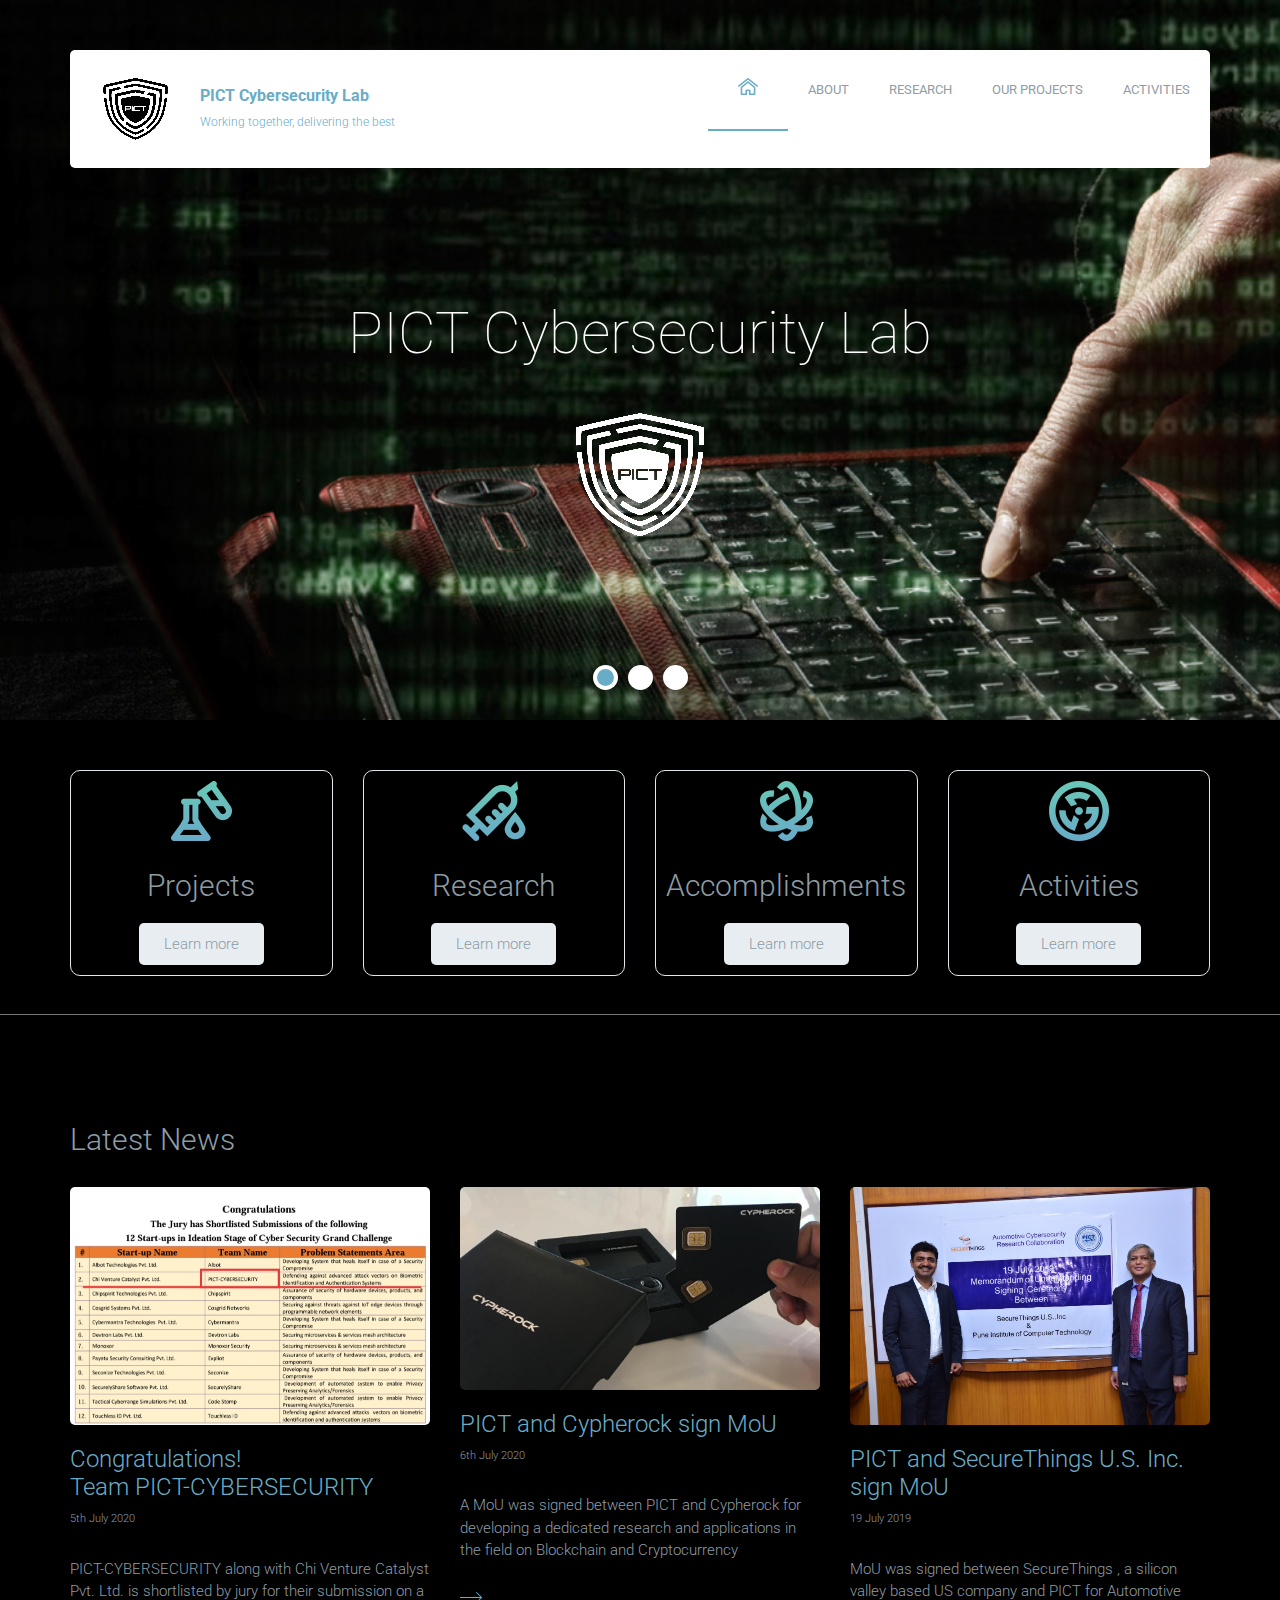
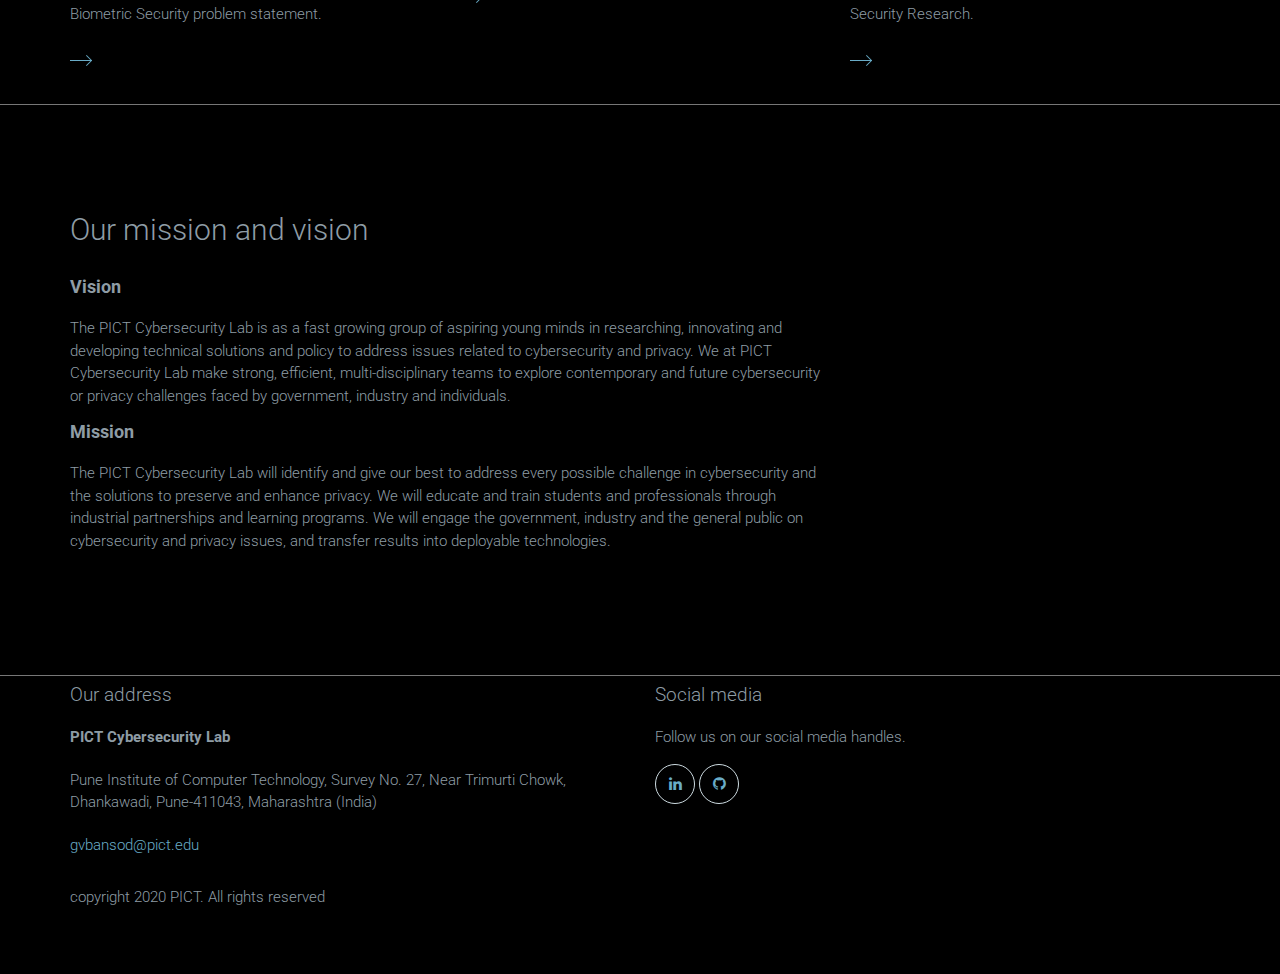
<file: index.html>
<!DOCTYPE html>
<html lang="en">
	<head>
		<meta charset="UTF-8">
		<meta http-equiv="X-UA-Compatible" content="IE=edge">
		<meta name="viewport" content="width=device-width, initial-scale=1.0,maximum-scale=1">
		
		<title>PICT Cybersecurity Lab</title>

		<!-- Loading third party fonts -->
		<link href="https://fonts.googleapis.com/css?family=Roboto:300,400,700|" rel="stylesheet" type="text/css">
		<link href="fonts/font-awesome.min.css" rel="stylesheet" type="text/css">

		<!-- Loading main css file -->
		<link rel="stylesheet" href="style.css">
		
		<!--[if lt IE 9]>
		<script src="js/ie-support/html5.js"></script>
		<script src="js/ie-support/respond.js"></script>
		<![endif]-->

	</head>


	<body>
		
		<div class="site-content" data-bg-color="#000000">
			<header class="site-header collapsed-nav" data-bg-image="">
				<div class="container">
					<div class="header-bar">
						<a href="index.html" class="branding">
							<img src="images/logo.png" alt="" class="logo">
							<div class="logo-type">
								<h1 class="site-title">PICT Cybersecurity Lab</h1>
								<small class="site-description">Working together, delivering the best</small>
							</div>
						</a>

						<nav class="main-navigation">
							<button class="menu-toggle"><i class="fa fa-bars"></i></button>
							<ul class="menu">
								<li class="home menu-item current-menu-item"><a href="index.html"><img src="images/home-icon.png" alt="Home"></a></li>
								<li class="menu-item"><a href="about.html">About</a></li>
								<li class="menu-item"><a href="research.html">Research</a></li>
								<li class="menu-item"><a href="projects.html">Our projects</a></li>
								<li class="menu-item"><a href="activities.html">Activities</a></li>
							</ul>
						</nav>

						<div class="mobile-navigation"></div>
					</div>
				</div>
			</header>

			<div class="hero">
				<ul class="slides">
					<li data-bg-image="images/slider-1.jpg">
						<div class="container">
							<div class="slide-content">
								<h2 class="slide-title">PICT Cybersecurity Lab</h2>
								<center><img src="images/White1.png" alt=""></center>
							</div>
						</div>
					</li>
					<li data-bg-image="images/slider-2.jpg">
						<div class="container">
							<div class="slide-content">
								<h2 class="slide-title">PICT Cybersecurity Lab</h2>
								<center><img src="images/White1.png" alt=""></center>
							</div>
						</div>
					</li>
					<li data-bg-image="images/slider-3.jpg">
						<div class="container">
							<div class="slide-content">
								<h2 class="slide-title">PICT Cybersecurity Lab</h2>
								<center><img src="images/White1.png" alt=""></center>
							</div>
						</div>
					</li>
				</ul>
			</div>

			<main class="main-content">
				<div class="fullwidth-block">
					<div class="container">
						<div class="row">
							<div class="col-md-3 col-sm-6">
								<div class="feature">
									<img src="images/icon-research-small.png" alt="" class="feature-image">
									<h2 class="feature-title">Projects</h2>
									<a href="projects.html" class="button">Learn more</a>
								</div>
							</div>
							<div class="col-md-3 col-sm-6">
								<div class="feature">
									<img src="images/icon-medicine-small.png" alt="" class="feature-image">
									<h2 class="feature-title">Research</h2>
									<a href="research.html" class="button">Learn more</a>
								</div>
							</div>
							<div class="col-md-3 col-sm-6">
								<div class="feature">
									<img src="images/icon-genetics-small.png" alt="" class="feature-image">
									<h2 class="feature-title">Accomplishments</h2>
									<a href="" class="button">Learn more</a>
								</div>
							</div>
							<div class="col-md-3 col-sm-6">
								<div class="feature">
									<img src="images/icon-energy-small.png" alt="" class="feature-image">
									<h2 class="feature-title">Activities</h2>
									<a href="activities.html" class="button">Learn more</a>
								</div>
							</div>
						</div> <!-- .row -->
					</div> <!-- .container -->
					<hr>
				</div> <!-- .fullwidth-block -->

				<div class="fullwidth-block">
					<div class="container">
						<h2 class="section-title">Latest News</h2>
						<div class="row">
							<div class="col-md-4">
								<div class="post">
									<figure class="featured-image"><img src="images/news-1.jpg" alt=""></figure>
									<h2 class="entry-title"><a href="">Congratulations!<br>Team PICT-CYBERSECURITY</a></h2>
									<small class="date">5th July 2020</small>
									<p>PICT-CYBERSECURITY along with Chi Venture Catalyst Pvt. Ltd. is shortlisted by jury for their submission on a Biometric Security problem statement.</p>
								</div>
							</div>
							<div class="col-md-4">
								<div class="post">
									<figure class="featured-image"><img src="images/news-2.jpg" alt=""></figure>
									<h2 class="entry-title"><a href="">PICT and Cypherock sign MoU</a></h2>
									<small class="date">6th July 2020</small>
									<p>A MoU was signed between PICT and Cypherock for developing a dedicated research and applications in the field on Blockchain and Cryptocurrency</p>
								</div>
							</div>
							<div class="col-md-4">
								<div class="post">
									<figure class="featured-image"><img src="images/news-3.jpg" alt=""></figure>
									<h2 class="entry-title"><a href="">PICT and SecureThings U.S. Inc. sign MoU</a></h2>
									<small class="date">19 July 2019</small>
									<p>MoU was signed between SecureThings , a silicon valley based US company and PICT for Automotive Security Research.</p>
								</div>
							</div>
						</div> <!-- .row -->
					</div> <!-- .container -->
					<hr>
				</div> <!-- .fullwidth-block -->

				<div class="fullwidth-block">
					<div class="container">
						<div class="row">
							<div class="col-md-8">
								<h2 class="section-title">Our mission and vision</h2>
								<h3>Vision</h3>
								The PICT Cybersecurity Lab is as a fast growing group of aspiring young minds in researching, innovating and developing technical solutions and policy to address issues related to cybersecurity and privacy. We at PICT Cybersecurity Lab make strong, efficient, multi-disciplinary teams to explore contemporary and future cybersecurity or privacy challenges faced by government, industry and individuals.</p>
								<h3>Mission</h3>
								<p>The PICT Cybersecurity Lab will identify and give our best to address every possible challenge in cybersecurity and the solutions to preserve and enhance privacy. We will educate and train students and professionals through industrial partnerships and learning programs. We will engage the government, industry and the general public on cybersecurity and privacy issues, and transfer results into deployable technologies.</p>
							</div>
						</div>
					</div>
				</div>


			</main> <!-- .main-content -->

			<footer class="site-footer">
				<hr>
				<div class="container">
					<div class="row">
						<div class="col-md-6">
							<div class="widget">
								<h3 class="widget-title">Our address</h3>
								<strong>PICT Cybersecurity Lab</strong>
								<address>Pune Institute of Computer Technology, Survey No. 27, Near Trimurti Chowk, Dhankawadi, Pune-411043, Maharashtra (India)</address>
								<a href="mailto:gvbansod@pict.edu">gvbansod@pict.edu</a>
							</div>
						</div>
						<div class="col-md-3">
							<div class="widget">
								<h3 class="widget-title">Social media</h3>
								<p>Follow us on our social media handles.</p>
								<div class="social-links">
									<a href="#"><i class="fa fa-linkedin"></i></a>
									<a href="https://github.com/PICT-Cybersecurity-Lab" target="_blank"><i class="fa fa-github"></i></a>
								</div>
							</div>
						</div>
					</div> <!-- .row -->

					<p class="colophon">copyright 2020 PICT. All rights reserved</p>
				</div> <!-- .container -->
			</footer>
		</div>

		<script src="js/jquery-1.11.1.min.js"></script>
		<script src="js/plugins.js"></script>
		<script src="js/app.js"></script>
		
	</body>

</html>
</file>
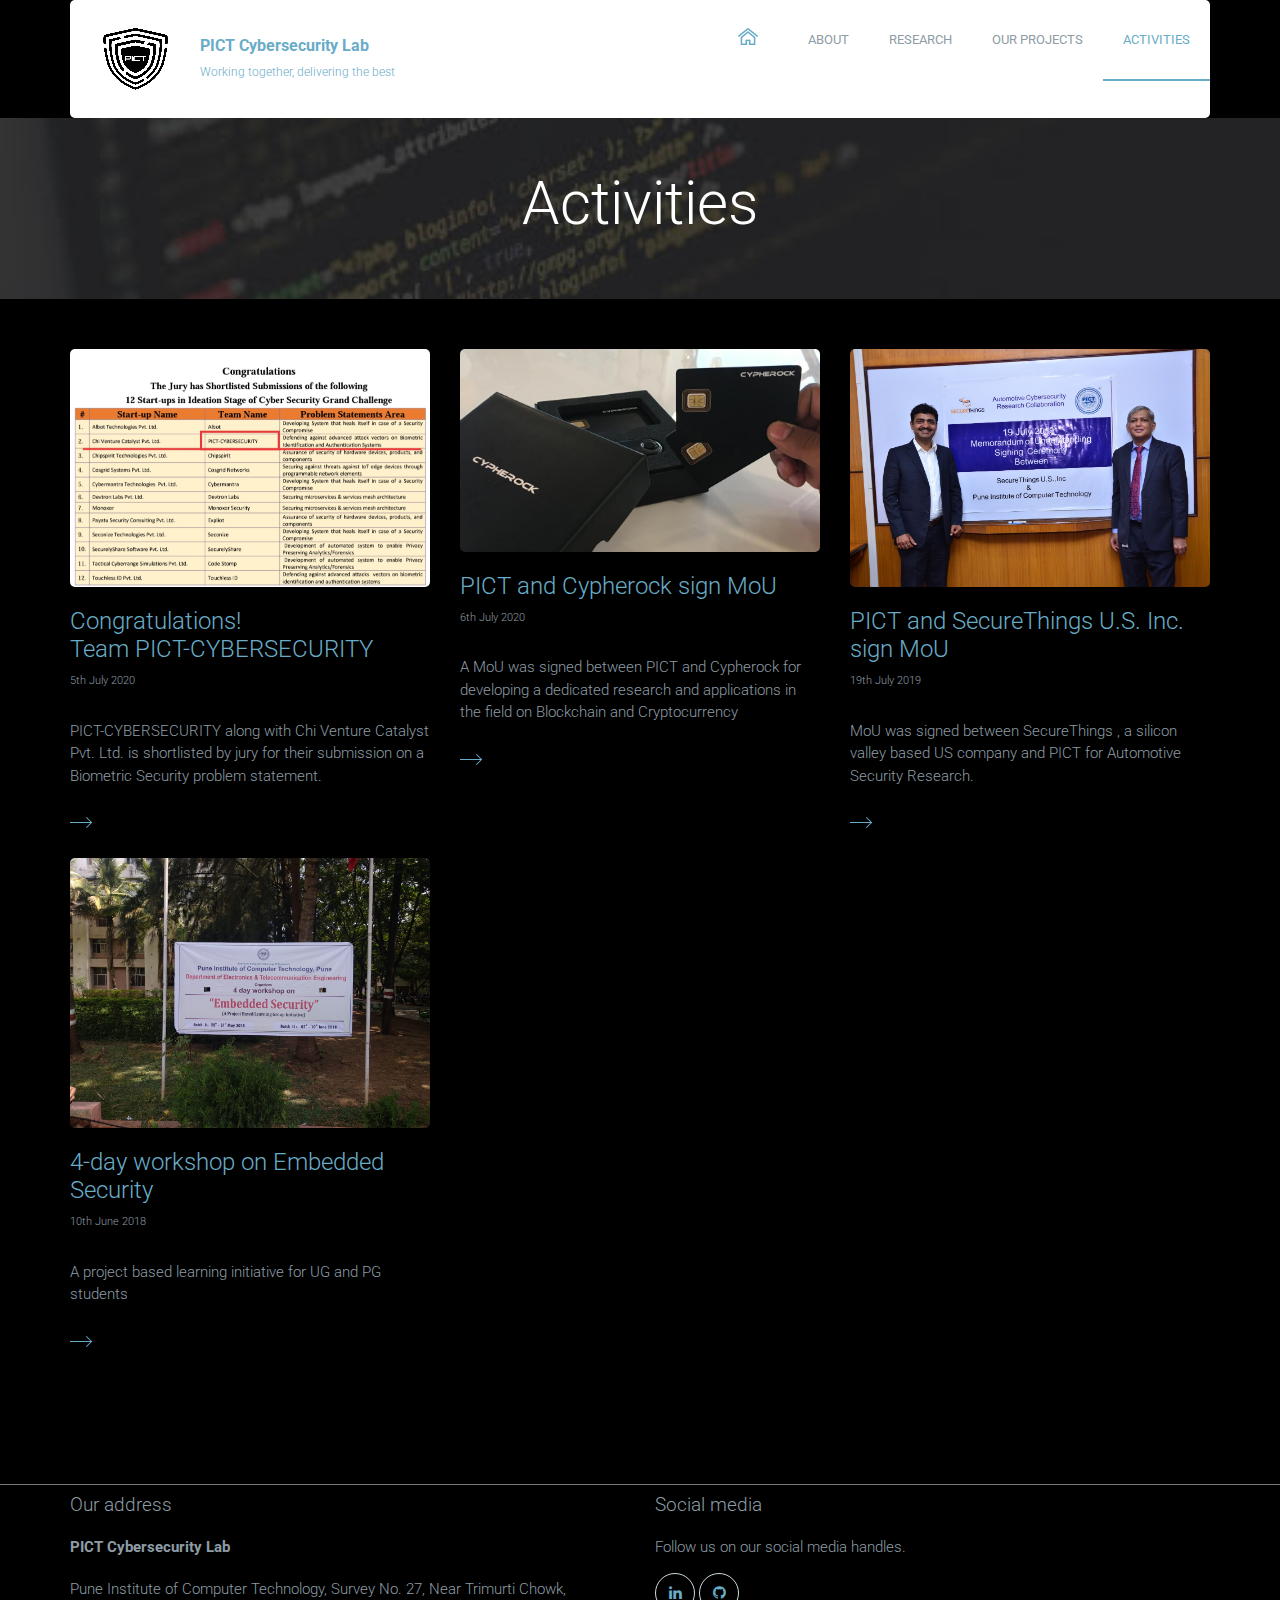
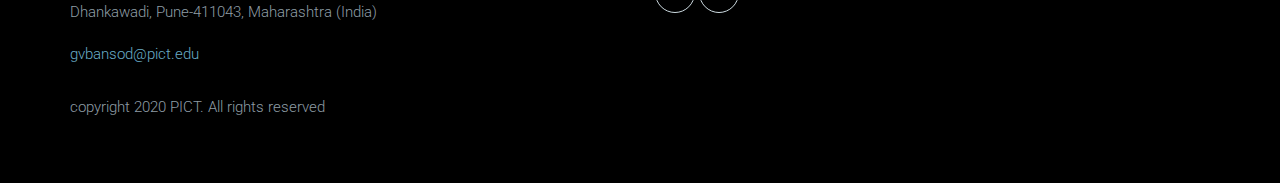
<file: activities.html>
<!DOCTYPE html>
<html lang="en">
	<head>
		<meta charset="UTF-8">
		<meta http-equiv="X-UA-Compatible" content="IE=edge">
		<meta name="viewport" content="width=device-width, initial-scale=1.0,maximum-scale=1">
		<title>Activities : PICT Cybersecurity Lab</title>
		<!-- Loading third party fonts -->
		<link href="https://fonts.googleapis.com/css?family=Roboto:300,400,700|" rel="stylesheet" type="text/css">
		<link href="fonts/font-awesome.min.css" rel="stylesheet" type="text/css">
		<!-- Loading main css file -->
		<link rel="stylesheet" href="style.css">	
		<!--[if lt IE 9]>
		<script src="js/ie-support/html5.js"></script>
		<script src="js/ie-support/respond.js"></script>
		<![endif]-->
	</head>

	<body>
		<div class="site-content" data-bg-color="#000000">
			<header class="site-header" data-bg-image="">
				<div class="container">
					<div class="header-bar">
						<a href="index.html" class="branding">
							<img src="images/logo.png" alt="" class="logo">
							<div class="logo-type">
								<h1 class="site-title">PICT Cybersecurity Lab</h1>
								<small class="site-description">Working together, delivering the best</small>
							</div>
						</a>
						<nav class="main-navigation">
							<button class="menu-toggle"><i class="fa fa-bars"></i></button>
							<ul class="menu">
								<li class="home menu-item"><a href="index.html"><img src="images/home-icon.png" alt="Home"></a></li>
								<li class="menu-item"><a href="about.html">About</a></li>
								<li class="menu-item"><a href="research.html">Research</a></li>
								<li class="menu-item"><a href="projects.html">Our projects</a></li>
								<li class="menu-item current-menu-item"><a href="activities.html">Activities</a></li>
							</ul>
						</nav>
					</div>
				</div>
			</header>

			<div class="page-head" data-bg-image="images/page-head.jpg">
				<div class="container">
					<h2 class="page-title">Activities</h2>
				</div>
			</div>

			<main class="main-content">
				<div class="fullwidth-block">
					<div class="container">
						<div class="row">
							<div class="col-md-4">
								<div class="post">
									<figure class="featured-image"><img src="images/news-1.jpg" alt=""></figure>
									<h2 class="entry-title"><a href="">Congratulations!<br>Team PICT-CYBERSECURITY</a></h2>
									<small class="date">5th July 2020</small>
									<p>PICT-CYBERSECURITY along with Chi Venture Catalyst Pvt. Ltd. is shortlisted by jury for their submission on a Biometric Security problem statement.</p>
								</div>
							</div>
							<div class="col-md-4">
								<div class="post">
									<figure class="featured-image"><img src="images/news-2.jpg" alt=""></figure>
									<h2 class="entry-title"><a href="">PICT and Cypherock sign MoU</a></h2>
									<small class="date">6th July 2020</small>
									<p>A MoU was signed between PICT and Cypherock for developing a dedicated research and applications in the field on Blockchain and Cryptocurrency</p>
								</div>
							</div>
							<div class="col-md-4">
								<div class="post">
									<figure class="featured-image"><img src="images/news-3.jpg" alt=""></figure>
									<h2 class="entry-title"><a href="">PICT and SecureThings U.S. Inc. sign MoU</a></h2>
									<small class="date">19th July 2019</small>
									<p>MoU was signed between SecureThings , a silicon valley based US company and PICT for Automotive Security Research.</p>
								</div>
							</div>

							<div class="col-md-4">
								<div class="post">
									<figure class="featured-image"><img src="images/embedded.jpg" alt=""></figure>
									<h2 class="entry-title"><a href="">4-day workshop on Embedded Security</a></h2>
									<small class="date">10th June 2018</small>
									<p>A project based learning initiative for UG and PG students</p>
								</div>
							</div>

						</div> <!-- .row -->
					</div> <!-- .container -->
				</div> <!-- .fullwidth-block -->
			</main> <!-- .main-content -->

			<footer class="site-footer">
				<hr>
				<div class="container">
					<div class="row">
						<div class="col-md-6">
							<div class="widget">
								<h3 class="widget-title">Our address</h3>
								<strong>PICT Cybersecurity Lab</strong>
								<address>Pune Institute of Computer Technology, Survey No. 27, Near Trimurti Chowk, Dhankawadi, Pune-411043, Maharashtra (India)</address>
								<a href="mailto:gvbansod@pict.edu">gvbansod@pict.edu</a>
							</div>
						</div>
						<div class="col-md-3">
							<div class="widget">
								<h3 class="widget-title">Social media</h3>
								<p>Follow us on our social media handles.</p>
								<div class="social-links">
									<a href="#"><i class="fa fa-linkedin"></i></a>
									<a href="https://github.com/PICT-Cybersecurity-Lab" target="_blank"><i class="fa fa-github"></i></a>
								</div>
							</div>
						</div>
					</div> <!-- .row -->

					<p class="colophon">copyright 2020 PICT. All rights reserved</p>
				</div> <!-- .container -->
			</footer>

		</div>
		</div>
		<script src="js/jquery-1.11.1.min.js"></script>
		<script src="js/plugins.js"></script>
		<script src="js/app.js"></script>
		
	</body>

</html>
</file>
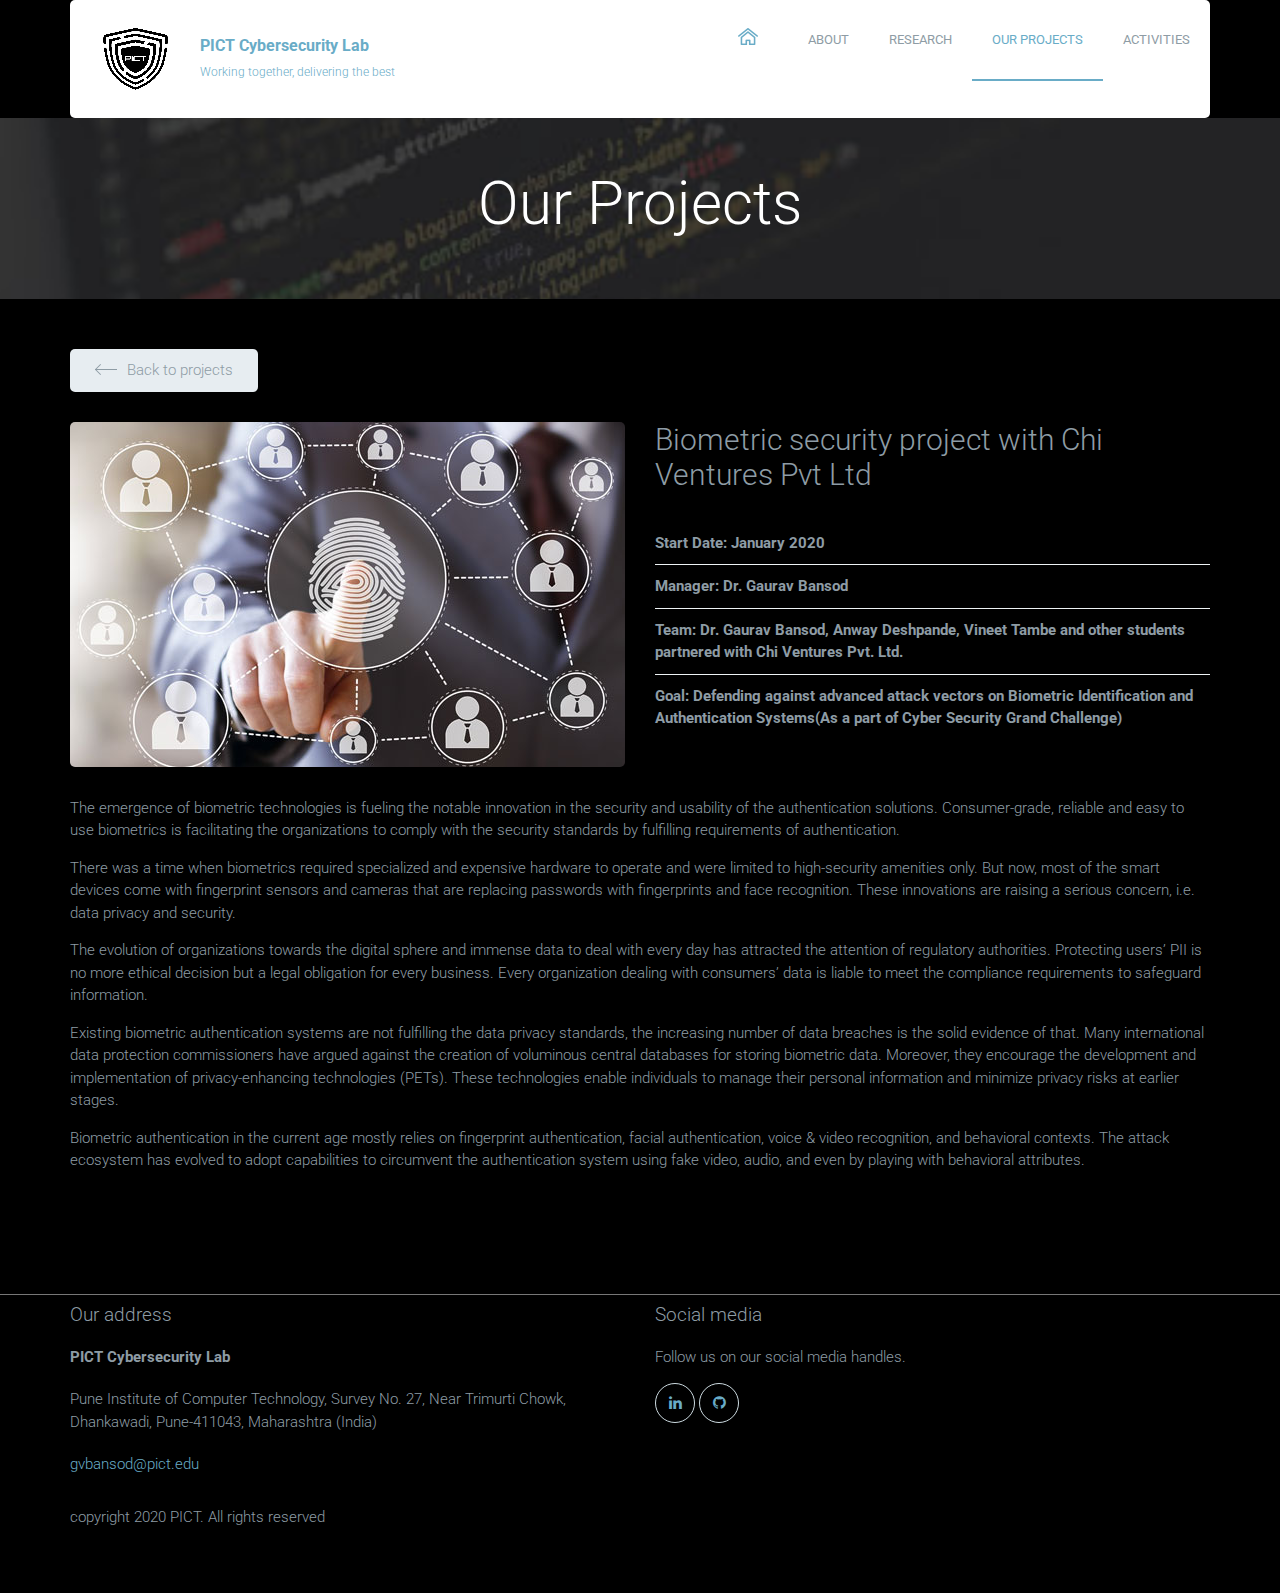
<file: biometric-security-chi-ventures.html>
<!DOCTYPE html>
<html lang="en">
	<head>
		<meta charset="UTF-8">
		<meta http-equiv="X-UA-Compatible" content="IE=edge">
		<meta name="viewport" content="width=device-width, initial-scale=1.0,maximum-scale=1">
		
		<title>Projects : PICT Cybersecurity Lab</title>

		<!-- Loading third party fonts -->
		<link href="https://fonts.googleapis.com/css?family=Roboto:300,400,700|" rel="stylesheet" type="text/css">
		<link href="fonts/font-awesome.min.css" rel="stylesheet" type="text/css">

		<!-- Loading main css file -->
		<link rel="stylesheet" href="style.css">
		
		<!--[if lt IE 9]>
		<script src="js/ie-support/html5.js"></script>
		<script src="js/ie-support/respond.js"></script>
		<![endif]-->

	</head>


	<body>
		
		<div class="site-content" data-bg-color="#000000">
			<header class="site-header" data-bg-image="">
				<div class="container">
					<div class="header-bar">
						<a href="index.html" class="branding">
							<img src="images/logo.png" alt="" class="logo">
							<div class="logo-type">
								<h1 class="site-title">PICT Cybersecurity Lab</h1>
								<small class="site-description">Working together, delivering the best</small>
							</div>
						</a>

						<nav class="main-navigation">
							<button class="menu-toggle"><i class="fa fa-bars"></i></button>
							<ul class="menu">
								<li class="home menu-item"><a href="index.html"><img src="images/home-icon.png" alt="Home"></a></li>
								<li class="menu-item"><a href="about.html">About</a></li>
								<li class="menu-item"><a href="research.html">Research</a></li>
								<li class="menu-item current-menu-item"><a href="projects.html">Our projects</a></li>
								<li class="menu-item"><a href="activities.html">Activities</a></li>
							</ul>
						</nav>

						<div class="mobile-navigation"></div>
					</div>
				</div>
			</header>

			<div class="page-head" data-bg-image="images/page-head.jpg">
				<div class="container">
					<h2 class="page-title">Our Projects</h2>
				</div>
			</div>

			<main class="main-content">
				<div class="fullwidth-block">
					<div class="container">
						<a href="projects.html" class="button back"><img src="images/arrow-back.png" alt="">Back to projects</a>
						<div class="row">
							<div class="col-md-6">
								<figure>
									<img src="images/project-1.jpg" alt="">
								</figure>
							</div>
							<div class="col-md-6">
								<h2 class="section-title">Biometric security project with Chi Ventures Pvt Ltd</h2>
								<ul class="project-info">
									<li><strong>Start Date: January 2020</strong></li>
									<li><strong>Manager: Dr. Gaurav Bansod</strong></li>
									<li><strong>Team: Dr. Gaurav Bansod, Anway Deshpande, Vineet Tambe and other students partnered with Chi Ventures Pvt. Ltd.</strong></li>
									<li><strong>Goal: Defending against advanced attack vectors on Biometric Identification and Authentication Systems(As a part of Cyber Security Grand Challenge)</strong></li>
								</ul>
							</div>
						</div>

						<div class="row">
							<div class="col-md-12">
								<p>The emergence of biometric technologies is fueling the notable innovation in the security and usability of the authentication solutions. Consumer-grade, reliable and easy to use biometrics is facilitating the organizations to comply with the security standards by fulfilling requirements of authentication.</p>
								<p>There was a time when biometrics required specialized and expensive hardware to operate and were limited to high-security amenities only. But now, most of the smart devices come with fingerprint sensors and cameras that are replacing passwords with fingerprints and face recognition. These innovations are raising a serious concern, i.e. data privacy and security.</p>
								<p>The evolution of organizations towards the digital sphere and immense data to deal with every day has attracted the attention of regulatory authorities. Protecting users’ PII is no more ethical decision but a legal obligation for every business. Every organization dealing with consumers’ data is liable to meet the compliance requirements to safeguard information.</p>
								<p>Existing biometric authentication systems are not fulfilling the data privacy standards, the increasing number of data breaches is the solid evidence of that. Many international data protection commissioners have argued against the creation of voluminous central databases for storing biometric data. Moreover, they encourage the development and implementation of privacy-enhancing technologies (PETs). These technologies enable individuals to manage their personal information and minimize privacy risks at earlier stages.</p>
								<p>Biometric authentication in the current age mostly relies on fingerprint authentication, facial authentication, voice & video recognition, and behavioral contexts. The attack ecosystem has evolved to adopt capabilities to circumvent the authentication system using fake video, audio, and even by playing with behavioral attributes.</p>
							</div>
						</div>
					</div>
				</div>

			</main> <!-- .main-content -->

			<footer class="site-footer">
				<hr>
				<div class="container">
					<div class="row">
						<div class="col-md-6">
							<div class="widget">
								<h3 class="widget-title">Our address</h3>
								<strong>PICT Cybersecurity Lab</strong>
								<address>Pune Institute of Computer Technology, Survey No. 27, Near Trimurti Chowk, Dhankawadi, Pune-411043, Maharashtra (India)</address>
								<a href="mailto:gvbansod@pict.edu">gvbansod@pict.edu</a>
							</div>
						</div>
						<div class="col-md-3">
							<div class="widget">
								<h3 class="widget-title">Social media</h3>
								<p>Follow us on our social media handles.</p>
								<div class="social-links">
									<a href="#"><i class="fa fa-linkedin"></i></a>
									<a href="https://github.com/PICT-Cybersecurity-Lab" target="_blank"><i class="fa fa-github"></i></a>
								</div>
							</div>
						</div>
					</div> <!-- .row -->

					<p class="colophon">copyright 2020 PICT. All rights reserved</p>
				</div> <!-- .container -->
			</footer>
		</div>

		<script src="js/jquery-1.11.1.min.js"></script>
		<script src="js/plugins.js"></script>
		<script src="js/app.js"></script>
		
	</body>

</html>
</file>
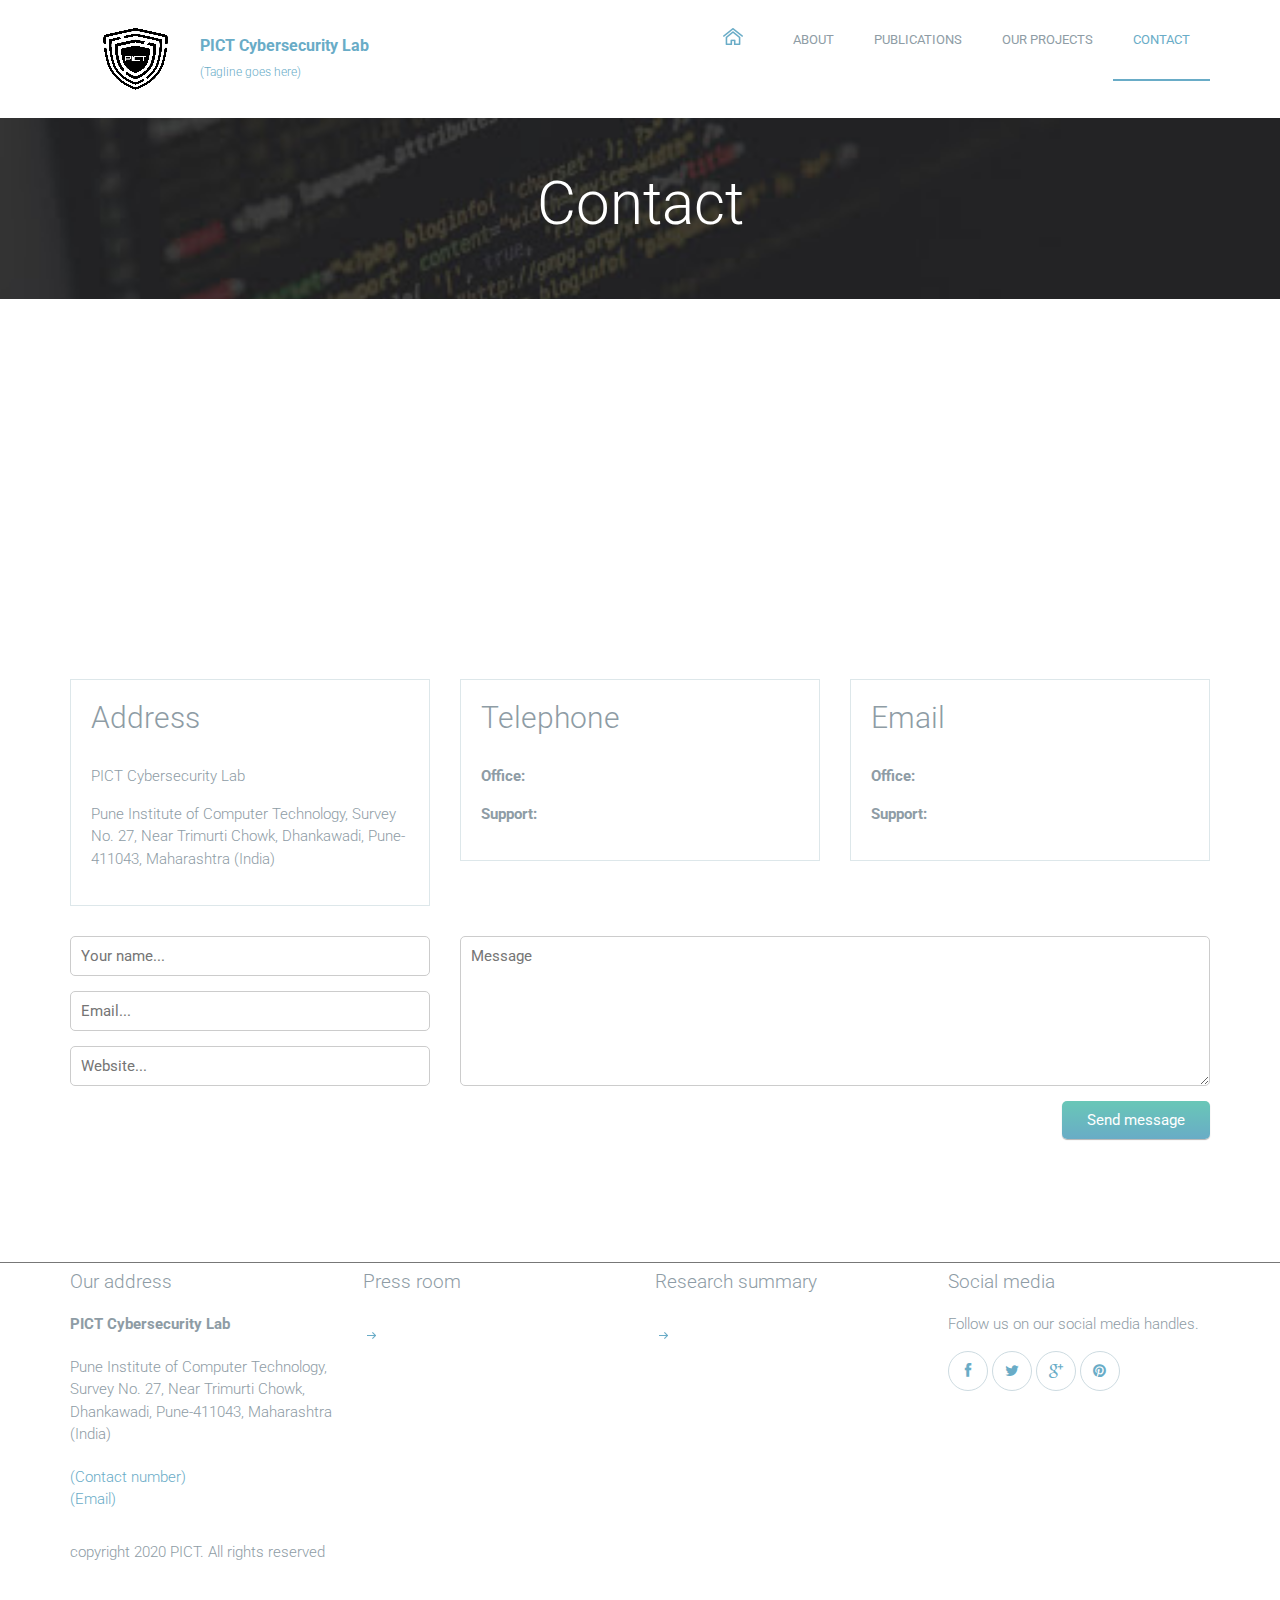
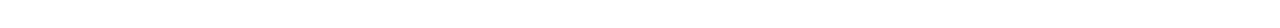
<file: contact.html>
<!DOCTYPE html>
<html lang="en">
	<head>
		<meta charset="UTF-8">
		<meta http-equiv="X-UA-Compatible" content="IE=edge">
		<meta name="viewport" content="width=device-width, initial-scale=1.0,maximum-scale=1">
		
		<title>Contact : PICT Cybersecurity Lab</title>

		<!-- Loading third party fonts -->
		<link href="http://fonts.googleapis.com/css?family=Roboto:300,400,700|" rel="stylesheet" type="text/css">
		<link href="fonts/font-awesome.min.css" rel="stylesheet" type="text/css">

		<!-- Loading main css file -->
		<link rel="stylesheet" href="style.css">
		
		<!--[if lt IE 9]>
		<script src="js/ie-support/html5.js"></script>
		<script src="js/ie-support/respond.js"></script>
		<![endif]-->

	</head>


	<body>
		
		<div class="site-content">
			<header class="site-header" data-bg-image="">
				<div class="container">
					<div class="header-bar">
						<a href="index.html" class="branding">
							<img src="images/logo.png" alt="" class="logo">
							<div class="logo-type">
								<h1 class="site-title">PICT Cybersecurity Lab</h1>
								<small class="site-description">(Tagline goes here)</small>
							</div>
						</a>

						<nav class="main-navigation">
							<button class="menu-toggle"><i class="fa fa-bars"></i></button>
							<ul class="menu">
								<li class="home menu-item"><a href="index.html"><img src="images/home-icon.png" alt="Home"></a></li>
								<li class="menu-item"><a href="about.html">About</a></li>
								<li class="menu-item"><a href="services.html">Publications</a></li>
								<li class="menu-item"><a href="projects.html">Our projects</a></li>
								<li class="menu-item current-menu-item"><a href="contact.html">Contact</a></li>
							</ul>
						</nav>

						<div class="mobile-navigation"></div>
					</div>
				</div>
			</header>

			<div class="page-head" data-bg-image="images/page-head.jpg">
				<div class="container">
					<h2 class="page-title">Contact</h2>
				</div>
			</div>

			<main class="main-content">
				
				<div class="fullwidth-block">
					<div class="container">
						 <div class="map" data-latitude="18.4575638" data-longitude="73.8507352"></div>

						 <div class="row">
						 	<div class="col-md-4">
						 		<div class="boxed-content">
						 			<h2 class="section-title">Address</h2>
						 			<address>
						 				<p>PICT Cybersecurity Lab</p>
										<p>Pune Institute of Computer Technology, Survey No. 27, Near Trimurti Chowk, Dhankawadi, Pune-411043, Maharashtra (India)</p>
									</address>
						 		</div>
						 	</div>
						 	<div class="col-md-4">
						 		<div class="boxed-content">
						 			<h2 class="section-title">Telephone</h2>
						 			<p><strong>Office:</strong></p>
									<p><strong>Support:</strong></p>
						 		</div>
						 	</div>
						 	<div class="col-md-4">
						 		<div class="boxed-content">
						 			<h2 class="section-title">Email</h2>
						 			<p><strong>Office:</strong></p>
									<p><strong>Support:</strong></p>
						 		</div>
						 	</div>
						 </div>

						 <div class="row contact-form">
						 	<form action="#">
						 		<div class="col-md-4">
						 			<p><input type="text" placeholder="Your name..."></p>
						 			<p><input type="text" placeholder="Email..."></p>
						 			<p><input type="text" placeholder="Website..."></p>
						 		</div>
						 		<div class="col-md-8">
						 			<p>
						 				<textarea name="" placeholder="Message"></textarea>
						 			</p>
						 			<p class="text-right">
						 				<input type="submit" value="Send message">
						 			</p>
						 		</div>
						 	</form>
						 </div>
					</div>
				</div>

			</main> <!-- .main-content -->

			<footer class="site-footer">
				<hr>
				<div class="container">
					<div class="row">
						<div class="col-md-3">
							<div class="widget">
								<h3 class="widget-title">Our address</h3>
								<strong>PICT Cybersecurity Lab</strong>
								<address>Pune Institute of Computer Technology, Survey No. 27, Near Trimurti Chowk, Dhankawadi, Pune-411043, Maharashtra (India)</address>
								<a href="">(Contact number)</a> <br>
								<a href="">(Email)</a>
							</div>
						</div>
						<div class="col-md-3">
							<div class="widget">
								<h3 class="widget-title">Press room</h3>
								<ul class="arrow-list">
									<li></li> 
								</ul>
							</div>
						</div>
						<div class="col-md-3">
							<div class="widget">
								<h3 class="widget-title">Research summary</h3>
								<ul class="arrow-list">
									<li></li> 
								</ul>
							</div>
						</div>
						<div class="col-md-3">
							<div class="widget">
								<h3 class="widget-title">Social media</h3>
								<p>Follow us on our social media handles.</p>
								<div class="social-links">
									<a href="#"><i class="fa fa-facebook"></i></a>
									<a href="#"><i class="fa fa-twitter"></i></a>
									<a href="#"><i class="fa fa-google-plus"></i></a>
									<a href="#"><i class="fa fa-pinterest"></i></a>
								</div>
							</div>
						</div>
					</div> <!-- .row -->

					<p class="colophon">copyright 2020 PICT. All rights reserved</p>
				</div> <!-- .container -->
			</footer>
		</div>

		<script src="js/jquery-1.11.1.min.js"></script>
		<script type="text/javascript" src="http://maps.google.com/maps/api/js?sensor=false&amp;language=en"></script>
		<script src="js/plugins.js"></script>
		<script src="js/app.js"></script>
		
	</body>

</html>
</file>
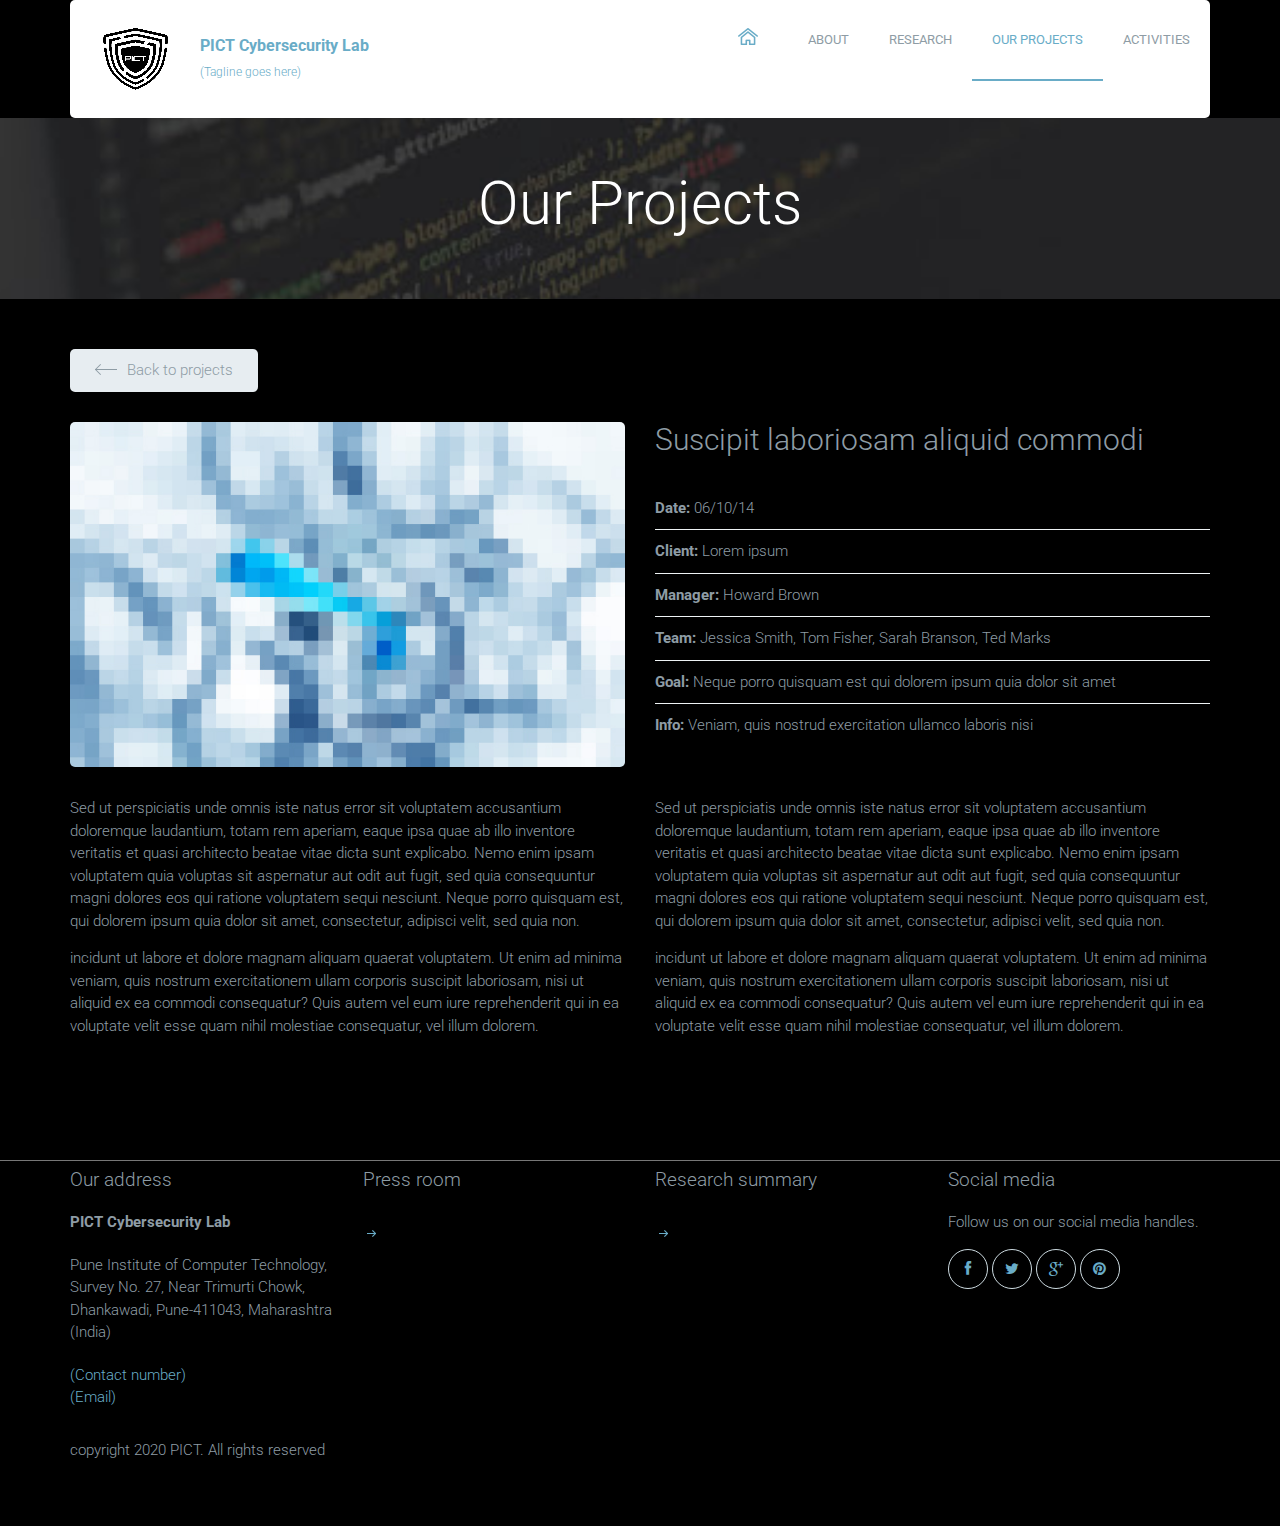
<file: project.html>
<!DOCTYPE html>
<html lang="en">
	<head>
		<meta charset="UTF-8">
		<meta http-equiv="X-UA-Compatible" content="IE=edge">
		<meta name="viewport" content="width=device-width, initial-scale=1.0,maximum-scale=1">
		
		<title>Projects : PICT Cybersecurity Lab</title>

		<!-- Loading third party fonts -->
		<link href="https://fonts.googleapis.com/css?family=Roboto:300,400,700|" rel="stylesheet" type="text/css">
		<link href="fonts/font-awesome.min.css" rel="stylesheet" type="text/css">

		<!-- Loading main css file -->
		<link rel="stylesheet" href="style.css">
		
		<!--[if lt IE 9]>
		<script src="js/ie-support/html5.js"></script>
		<script src="js/ie-support/respond.js"></script>
		<![endif]-->

	</head>


	<body>
		
		<div class="site-content" data-bg-color="#000000">
			<header class="site-header" data-bg-image="">
				<div class="container">
					<div class="header-bar">
						<a href="index.html" class="branding">
							<img src="images/logo.png" alt="" class="logo">
							<div class="logo-type">
								<h1 class="site-title">PICT Cybersecurity Lab</h1>
								<small class="site-description">(Tagline goes here)</small>
							</div>
						</a>

						<nav class="main-navigation">
							<button class="menu-toggle"><i class="fa fa-bars"></i></button>
							<ul class="menu">
								<li class="home menu-item"><a href="index.html"><img src="images/home-icon.png" alt="Home"></a></li>
								<li class="menu-item"><a href="about.html">About</a></li>
								<li class="menu-item"><a href="research.html">Research</a></li>
								<li class="menu-item current-menu-item"><a href="projects.html">Our projects</a></li>
								<li class="menu-item"><a href="activities.html">Activities</a></li>
							</ul>
						</nav>

						<div class="mobile-navigation"></div>
					</div>
				</div>
			</header>

			<div class="page-head" data-bg-image="images/page-head.jpg">
				<div class="container">
					<h2 class="page-title">Our Projects</h2>
				</div>
			</div>

			<main class="main-content">
				<div class="fullwidth-block">
					<div class="container">
						<a href="projects.html" class="button back"><img src="images/arrow-back.png" alt="">Back to projects</a>
						<div class="row">
							<div class="col-md-6">
								<figure>
									<img src="images/figure.jpg" alt="">
								</figure>
							</div>
							<div class="col-md-6">
								<h2 class="section-title">Suscipit laboriosam aliquid commodi</h2>
								<ul class="project-info">
									<li><strong>Date:</strong> 06/10/14</li>
									<li><strong>Client:</strong> Lorem ipsum</li>
									<li><strong>Manager:</strong> Howard Brown</li>
									<li><strong>Team:</strong> Jessica Smith, Tom Fisher, Sarah Branson, Ted Marks</li>
									<li><strong>Goal:</strong> Neque porro quisquam est qui dolorem ipsum quia dolor sit amet</li>
									<li><strong>Info:</strong> Veniam, quis nostrud exercitation ullamco laboris nisi </li>
								</ul>
							</div>
						</div>

						<div class="row">
							<div class="col-md-6">
								<p>Sed ut perspiciatis unde omnis iste natus error sit voluptatem accusantium doloremque laudantium, totam rem aperiam, eaque ipsa quae ab illo inventore veritatis et quasi architecto beatae vitae dicta sunt explicabo. Nemo enim ipsam voluptatem quia voluptas sit aspernatur aut odit aut fugit, sed quia consequuntur magni dolores eos qui ratione voluptatem sequi nesciunt. Neque porro quisquam est, qui dolorem ipsum quia dolor sit amet, consectetur, adipisci velit, sed quia non.</p>

								<p>incidunt ut labore et dolore magnam aliquam quaerat voluptatem. Ut enim ad minima veniam, quis nostrum exercitationem ullam corporis suscipit laboriosam, nisi ut aliquid ex ea commodi consequatur? Quis autem vel eum iure reprehenderit qui in ea voluptate velit esse quam nihil molestiae consequatur, vel illum dolorem.</p>
							</div>
							<div class="col-md-6">
								<p>Sed ut perspiciatis unde omnis iste natus error sit voluptatem accusantium doloremque laudantium, totam rem aperiam, eaque ipsa quae ab illo inventore veritatis et quasi architecto beatae vitae dicta sunt explicabo. Nemo enim ipsam voluptatem quia voluptas sit aspernatur aut odit aut fugit, sed quia consequuntur magni dolores eos qui ratione voluptatem sequi nesciunt. Neque porro quisquam est, qui dolorem ipsum quia dolor sit amet, consectetur, adipisci velit, sed quia non.</p>

								<p>incidunt ut labore et dolore magnam aliquam quaerat voluptatem. Ut enim ad minima veniam, quis nostrum exercitationem ullam corporis suscipit laboriosam, nisi ut aliquid ex ea commodi consequatur? Quis autem vel eum iure reprehenderit qui in ea voluptate velit esse quam nihil molestiae consequatur, vel illum dolorem.</p>
							</div>
						</div>
					</div>
				</div>

			</main> <!-- .main-content -->

			<footer class="site-footer">
				<hr>
				<div class="container">
					<div class="row">
						<div class="col-md-3">
							<div class="widget">
								<h3 class="widget-title">Our address</h3>
								<strong>PICT Cybersecurity Lab</strong>
								<address>Pune Institute of Computer Technology, Survey No. 27, Near Trimurti Chowk, Dhankawadi, Pune-411043, Maharashtra (India)</address>
								<a href="">(Contact number)</a> <br>
								<a href="">(Email)</a>
							</div>
						</div>
						<div class="col-md-3">
							<div class="widget">
								<h3 class="widget-title">Press room</h3>
								<ul class="arrow-list">
									<li></li> 
								</ul>
							</div>
						</div>
						<div class="col-md-3">
							<div class="widget">
								<h3 class="widget-title">Research summary</h3>
								<ul class="arrow-list">
									<li></li> 
								</ul>
							</div>
						</div>
						<div class="col-md-3">
							<div class="widget">
								<h3 class="widget-title">Social media</h3>
								<p>Follow us on our social media handles.</p>
								<div class="social-links">
									<a href="#"><i class="fa fa-facebook"></i></a>
									<a href="#"><i class="fa fa-twitter"></i></a>
									<a href="#"><i class="fa fa-google-plus"></i></a>
									<a href="#"><i class="fa fa-pinterest"></i></a>
								</div>
							</div>
						</div>
					</div> <!-- .row -->

					<p class="colophon">copyright 2020 PICT. All rights reserved</p>
				</div> <!-- .container -->
			</footer>
		</div>

		<script src="js/jquery-1.11.1.min.js"></script>
		<script src="js/plugins.js"></script>
		<script src="js/app.js"></script>
		
	</body>

</html>
</file>
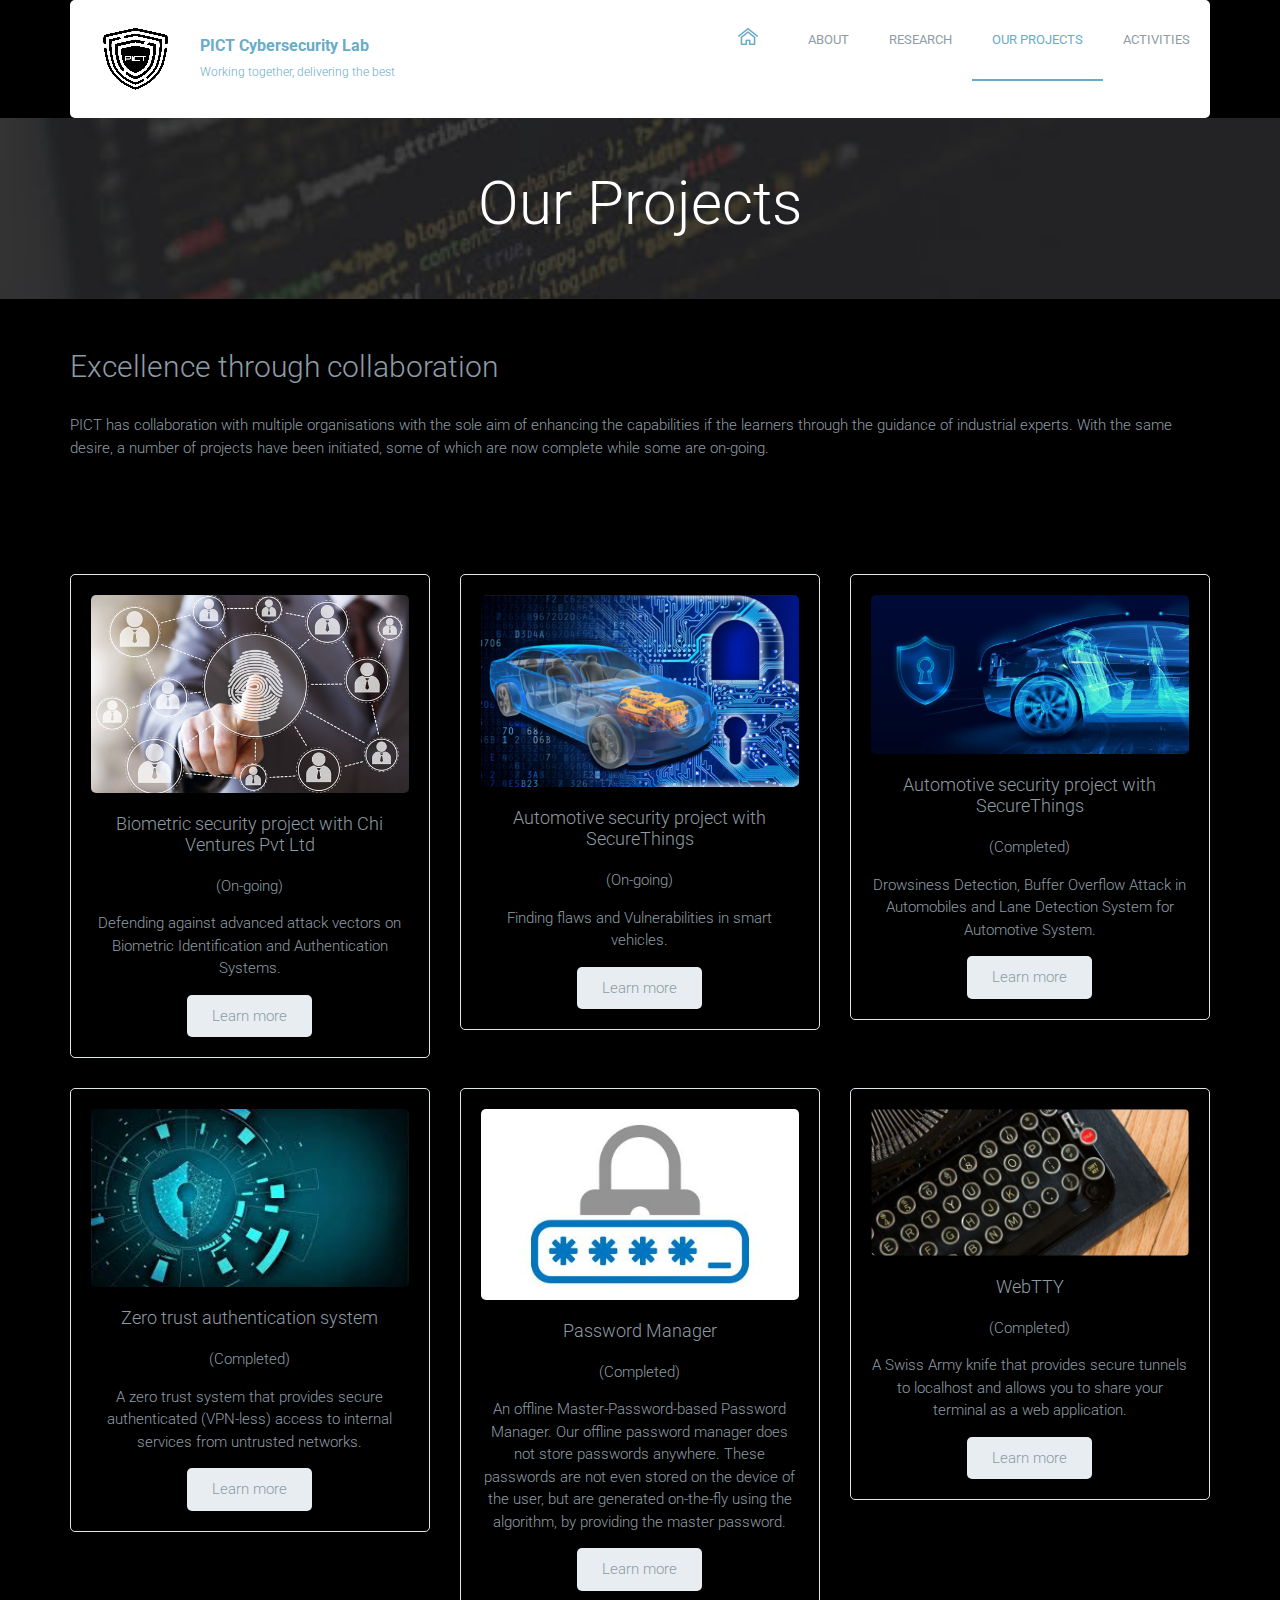
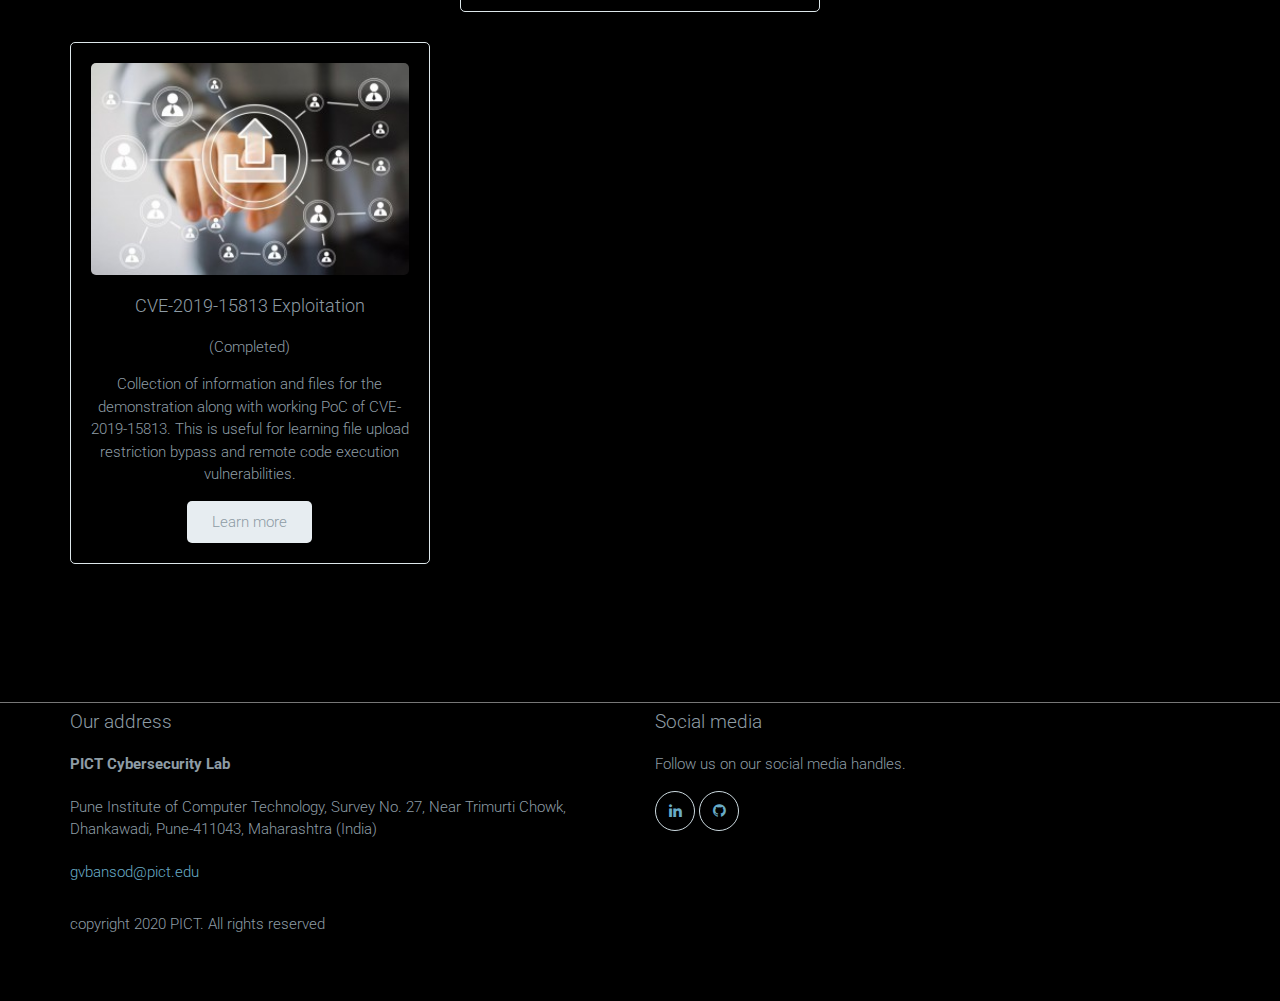
<file: projects.html>
<!DOCTYPE html>
<html lang="en">
	<head>
		<meta charset="UTF-8">
		<meta http-equiv="X-UA-Compatible" content="IE=edge">
		<meta name="viewport" content="width=device-width, initial-scale=1.0,maximum-scale=1">
		
		<title>Projects : PICT Cybersecurity Lab</title>

		<!-- Loading third party fonts -->
		<link href="https://fonts.googleapis.com/css?family=Roboto:300,400,700|" rel="stylesheet" type="text/css">
		<link href="fonts/font-awesome.min.css" rel="stylesheet" type="text/css">

		<!-- Loading main css file -->
		<link rel="stylesheet" href="style.css">
		
		<!--[if lt IE 9]>
		<script src="js/ie-support/html5.js"></script>
		<script src="js/ie-support/respond.js"></script>
		<![endif]-->

	</head>


	<body>
		
		<div class="site-content" data-bg-color="#000000">
			<header class="site-header" data-bg-image="">
				<div class="container">
					<div class="header-bar">
						<a href="index.html" class="branding">
							<img src="images/logo.png" alt="" class="logo">
							<div class="logo-type">
								<h1 class="site-title">PICT Cybersecurity Lab</h1>
								<small class="site-description">Working together, delivering the best</small>
							</div>
						</a>

						<nav class="main-navigation">
							<button class="menu-toggle"><i class="fa fa-bars"></i></button>
							<ul class="menu">
								<li class="home menu-item"><a href="index.html"><img src="images/home-icon.png" alt="Home"></a></li>
								<li class="menu-item"><a href="about.html">About</a></li>
								<li class="menu-item"><a href="research.html">Research</a></li>
								<li class="menu-item current-menu-item"><a href="projects.html">Our projects</a></li>
								<li class="menu-item"><a href="activities.html">Activities</a></li>
							</ul>
						</nav>

						<div class="mobile-navigation"></div>
					</div>
				</div>
			</header>

			<div class="page-head" data-bg-image="images/page-head.jpg">
				<div class="container">
					<h2 class="page-title">Our Projects</h2>
				</div>
			</div>

			<main class="main-content">
				<div class="fullwidth-block">
					<div class="container">
						<h2 class="section-title">Excellence through collaboration</h2>
						<p>PICT has collaboration with multiple organisations with the sole aim of enhancing the capabilities if the learners through the guidance of industrial experts. With the same desire, a number of projects have been initiated, some of which are now complete while some are on-going.</p> 
					</div>
				</div>

				<div class="fullwidth-block">
					<div class="container">
						<div class="project-list">
							<div class="project">
								<div class="project-content">
									<figure class="project-image"><img src="images/project-1.jpg" alt="Project"></figure>
									<h3 class="project-title">Biometric security project with Chi Ventures Pvt Ltd</h3>
									<p>(On-going)</p>
									<p>Defending against advanced attack vectors on Biometric Identification and Authentication Systems.</p>
									<a href="biometric-security-chi-ventures.html" class="button">Learn more</a>
								</div>
							</div>
							<div class="project">
								<div class="project-content">
									<figure class="project-image"><img src="images/project-2.jpg" alt="Project"></figure>
									<h3 class="project-title">Automotive security project with SecureThings</h3>
									<p>(On-going)</p>
									<p>Finding flaws and Vulnerabilities in smart vehicles.</p>
									<a href="secure-things-on-going.html" class="button">Learn more</a>
								</div>
							</div>
							<div class="project">
								<div class="project-content">
									<figure class="project-image"><img src="images/project-3.jpg" alt="Project"></figure>
									<h3 class="project-title">Automotive security project with SecureThings</h3>
									<p>(Completed)</p>
									<p>Drowsiness Detection, Buffer Overflow Attack in Automobiles and Lane Detection System for Automotive System.</p>
									<a href="secure-things-done.html" class="button">Learn more</a>
								</div>
							</div>
							<div class="project">
								<div class="project-content">
									<figure class="project-image"><img src="images/project-4.jpg" alt="Project"></figure>
									<h3 class="project-title">Zero trust authentication system</h3>
									<p>(Completed)</p>
									<p>A zero trust system that provides secure authenticated (VPN-less) access to internal services from untrusted networks. </p>
									<a href="https://github.com/chaitanyarahalkar/Quick-Heal-Project" class="button">Learn more</a>
								</div>
							</div>
							<div class="project">
								<div class="project-content">
									<figure class="project-image"><img src="images/project-5.jpg" alt="Project"></figure>
									<h3 class="project-title">Password Manager</h3>
									<p>(Completed)</p>
									<p>An offline Master-Password-based Password Manager. Our offline password manager does not store passwords anywhere. These passwords are not even stored on the device of the user, but are generated on-the-fly using the algorithm, by providing the master password. </p>
									<a href="https://github.com/chaitanyarahalkar/password-manager" class="button">Learn more</a>
								</div>
							</div>
							<div class="project">
								<div class="project-content">
									<figure class="project-image"><img src="images/project-6.jpg" alt="Project"></figure>
									<h3 class="project-title">WebTTY</h3>
									<p>(Completed)</p>
									<p>A Swiss Army knife that provides secure tunnels to localhost and allows you to share your terminal as a web application. </p>
									<a href="https://github.com/chaitanyarahalkar/WebTTY" class="button">Learn more</a>
								</div>
							</div>
							<div class="project">
								<div class="project-content">
									<figure class="project-image"><img src="images/project-7.jpg" alt="Project"></figure>
									<h3 class="project-title">CVE-2019-15813 Exploitation</h3>
									<p>(Completed)</p>
									<p>Collection of information and files for the demonstration along with working PoC of CVE-2019-15813. This is useful for learning file upload restriction bypass and remote code execution vulnerabilities. </p>
									<a href="https://github.com/iamhrishikeshpadhye/CVE-2019-15813-Exploitation" class="button">Learn more</a>
								</div>
							</div>
						</div>
					</div>
				</div>

			</main> <!-- .main-content -->

			<footer class="site-footer">
				<hr>
				<div class="container">
					<div class="row">
						<div class="col-md-6">
							<div class="widget">
								<h3 class="widget-title">Our address</h3>
								<strong>PICT Cybersecurity Lab</strong>
								<address>Pune Institute of Computer Technology, Survey No. 27, Near Trimurti Chowk, Dhankawadi, Pune-411043, Maharashtra (India)</address>
								<a href="mailto:gvbansod@pict.edu">gvbansod@pict.edu</a>
							</div>
						</div>
						<div class="col-md-3">
							<div class="widget">
								<h3 class="widget-title">Social media</h3>
								<p>Follow us on our social media handles.</p>
								<div class="social-links">
									<a href="#"><i class="fa fa-linkedin"></i></a>
									<a href="https://github.com/PICT-Cybersecurity-Lab" target="_blank"><i class="fa fa-github"></i></a>
								</div>
							</div>
						</div>
					</div> <!-- .row -->

					<p class="colophon">copyright 2020 PICT. All rights reserved</p>
				</div> <!-- .container -->
			</footer>
		</div>

		<script src="js/jquery-1.11.1.min.js"></script>
		<script src="js/plugins.js"></script>
		<script src="js/app.js"></script>
		
	</body>

</html>
</file>
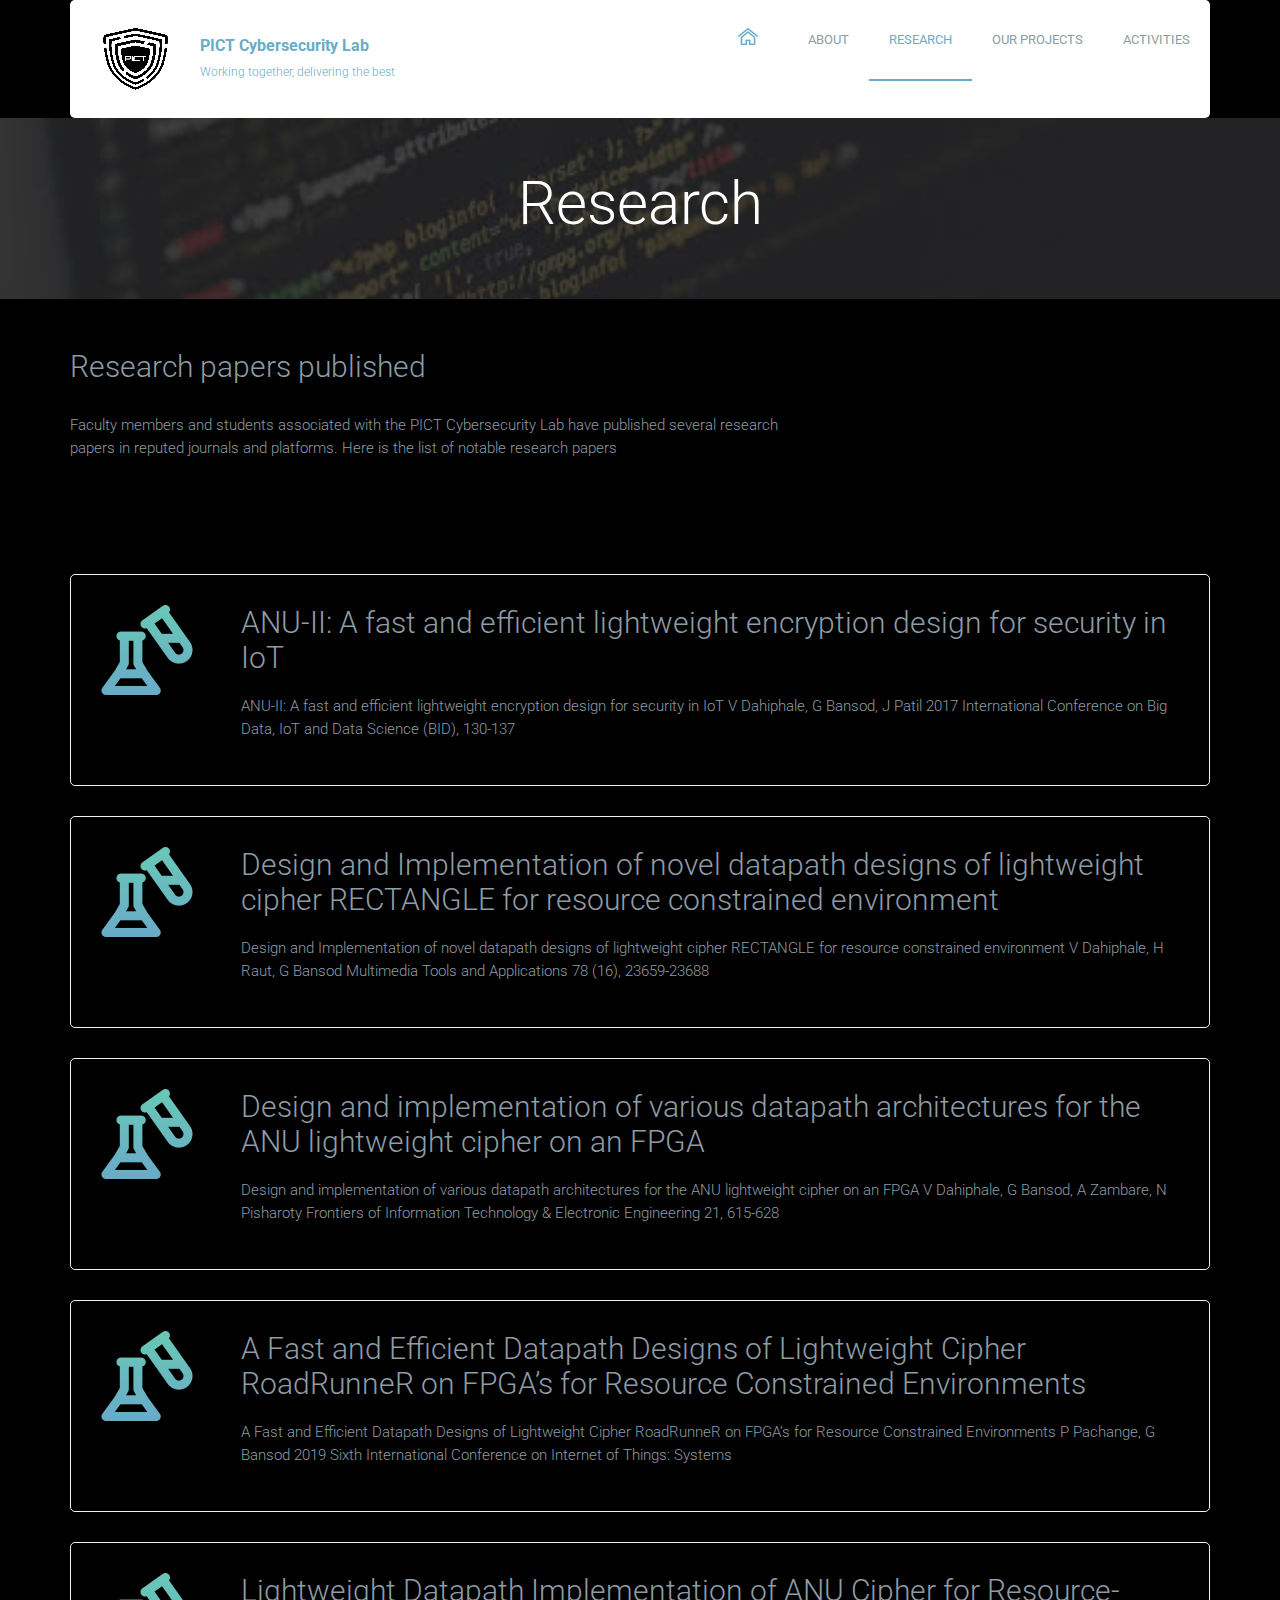
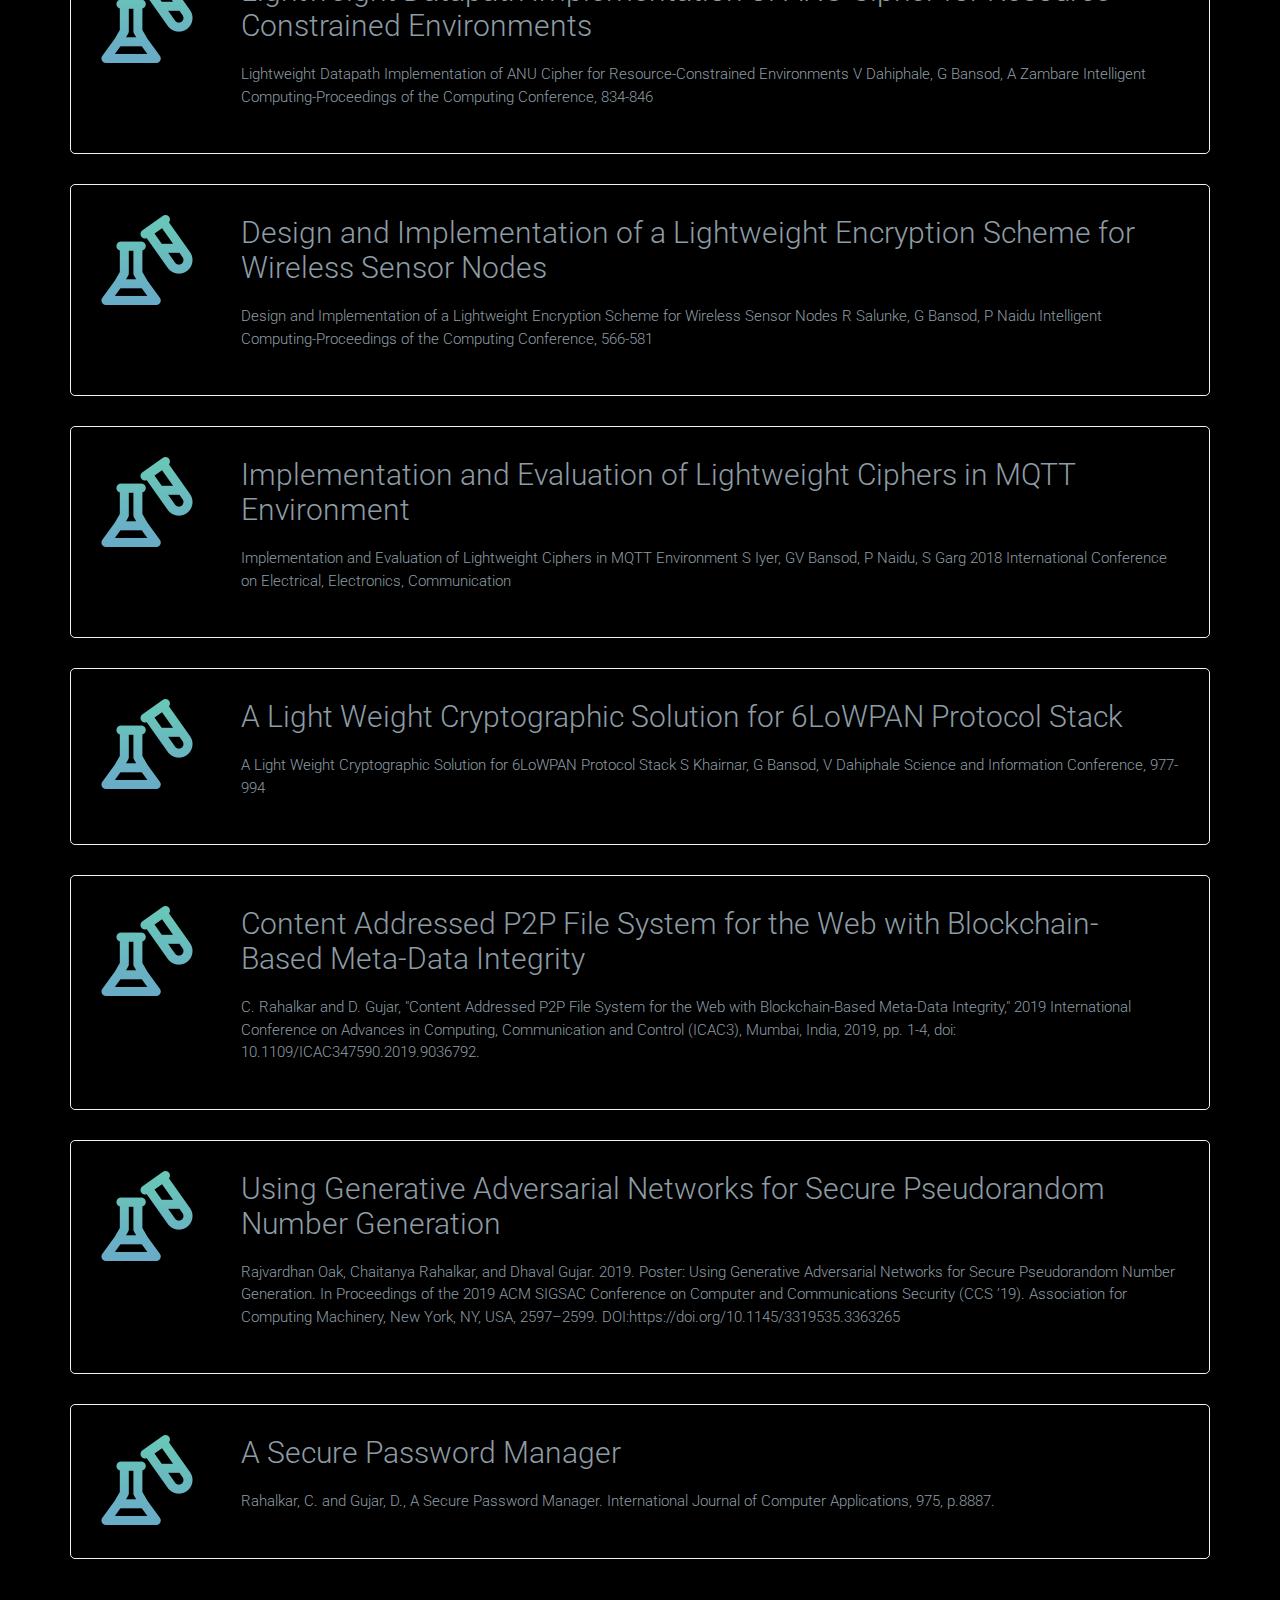
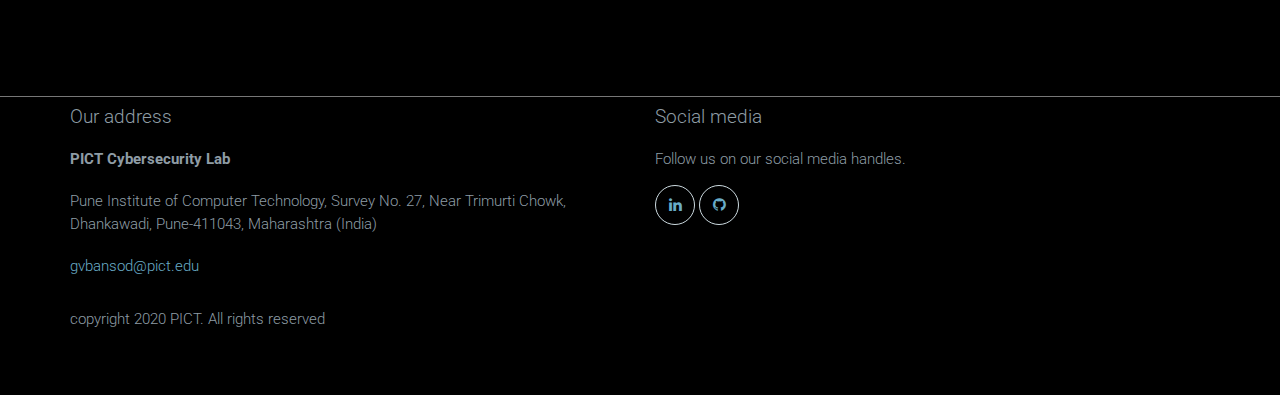
<file: research.html>
<!DOCTYPE html>
<html lang="en">
	<head>
		<meta charset="UTF-8">
		<meta http-equiv="X-UA-Compatible" content="IE=edge">
		<meta name="viewport" content="width=device-width, initial-scale=1.0,maximum-scale=1">
		
		<title>Research : PICT Cybersecurity Lab</title>

		<!-- Loading third party fonts -->
		<link href="https://fonts.googleapis.com/css?family=Roboto:300,400,700|" rel="stylesheet" type="text/css">
		<link href="fonts/font-awesome.min.css" rel="stylesheet" type="text/css">

		<!-- Loading main css file -->
		<link rel="stylesheet" href="style.css">
		
		<!--[if lt IE 9]>
		<script src="js/ie-support/html5.js"></script>
		<script src="js/ie-support/respond.js"></script>
		<![endif]-->

	</head>


	<body>
		
		<div class="site-content" data-bg-color="#000000">
			<header class="site-header" data-bg-image="">
				<div class="container">
					<div class="header-bar">
						<a href="index.html" class="branding">
							<img src="images/logo.png" alt="" class="logo">
							<div class="logo-type">
								<h1 class="site-title">PICT Cybersecurity Lab</h1>
								<small class="site-description">Working together, delivering the best</small>
							</div>
						</a>

						<nav class="main-navigation">
							<button class="menu-toggle"><i class="fa fa-bars"></i></button>
							<ul class="menu">
								<li class="home menu-item"><a href="index.html"><img src="images/home-icon.png" alt="Home"></a></li>
								<li class="menu-item"><a href="about.html">About</a></li>
								<li class="menu-item current-menu-item"><a href="services.html">Research</a></li>
								<li class="menu-item"><a href="projects.html">Our projects</a></li>
								<li class="menu-item"><a href="activities.html">Activities</a></li>
							</ul>
						</nav>

						<div class="mobile-navigation"></div>
					</div>
				</div>
			</header>

			<div class="page-head" data-bg-image="images/page-head.jpg">
				<div class="container">
					<h2 class="page-title">Research</h2>
				</div>
			</div>

			<main class="main-content">
				<div class="fullwidth-block">
					<div class="container">
						<div class="row">
							<div class="col-md-8">
								<h2 class="section-title">Research papers published</h2>
								<p>Faculty members and students associated with the PICT Cybersecurity Lab have published several research papers in reputed journals and platforms. Here is the list of notable research papers</p> 

							</div>
						</div>
					</div>
				</div>

				<div class="fullwidth-block">
					<div class="container">
						<div class="boxed-icon">
							<img src="images/icon-research.png" alt="" class="icon">
							<h3>ANU-II: A fast and efficient lightweight encryption design for security in IoT</h3>
							<p>ANU-II: A fast and efficient lightweight encryption design for security in IoT V Dahiphale, G Bansod, J Patil 2017 International Conference on Big Data, IoT and Data Science (BID), 130-137</p> 
						</div>

						<div class="boxed-icon">
							<img src="images/icon-research.png" alt="" class="icon">
							<h3>Design and Implementation of novel datapath designs of lightweight cipher RECTANGLE for resource constrained environment</h3>
							<p>Design and Implementation of novel datapath designs of lightweight cipher RECTANGLE for resource constrained environment V Dahiphale, H Raut, G Bansod Multimedia Tools and Applications 78 (16), 23659-23688</p> 
						</div>

						<div class="boxed-icon">
							<img src="images/icon-research.png" alt="" class="icon">
							<h3>Design and implementation of various datapath architectures for the ANU lightweight cipher on an FPGA</h3>
							<p>Design and implementation of various datapath architectures for the ANU lightweight cipher on an FPGA V Dahiphale, G Bansod, A Zambare, N Pisharoty Frontiers of Information Technology & Electronic Engineering 21, 615-628</p> 
						</div>

						<div class="boxed-icon">
							<img src="images/icon-research.png" alt="" class="icon">
							<h3>A Fast and Efficient Datapath Designs of Lightweight Cipher RoadRunneR on FPGA’s for Resource Constrained Environments</h3>
							<p>A Fast and Efficient Datapath Designs of Lightweight Cipher RoadRunneR on FPGA’s for Resource Constrained Environments P Pachange, G Bansod 2019 Sixth International Conference on Internet of Things: Systems</p> 
						</div>

						<div class="boxed-icon">
							<img src="images/icon-research.png" alt="" class="icon">
							<h3>Lightweight Datapath Implementation of ANU Cipher for Resource-Constrained Environments</h3>	
							<p>Lightweight Datapath Implementation of ANU Cipher for Resource-Constrained Environments V Dahiphale, G Bansod, A Zambare Intelligent Computing-Proceedings of the Computing Conference, 834-846</p>
						</div>

						<div class="boxed-icon">
							<img src="images/icon-research.png" alt="" class="icon">
							<h3>Design and Implementation of a Lightweight Encryption Scheme for Wireless Sensor Nodes</h3>	
							<p>Design and Implementation of a Lightweight Encryption Scheme for Wireless Sensor Nodes R Salunke, G Bansod, P Naidu Intelligent Computing-Proceedings of the Computing Conference, 566-581</p>
						</div>

						<div class="boxed-icon">
							<img src="images/icon-research.png" alt="" class="icon">
							<h3>Implementation and Evaluation of Lightweight Ciphers in MQTT Environment</h3>	
							<p>Implementation and Evaluation of Lightweight Ciphers in MQTT Environment S Iyer, GV Bansod, P Naidu, S Garg 2018 International Conference on Electrical, Electronics, Communication</p>
						</div>

						<div class="boxed-icon">
							<img src="images/icon-research.png" alt="" class="icon">
							<h3>A Light Weight Cryptographic Solution for 6LoWPAN Protocol Stack</h3>	
							<p>A Light Weight Cryptographic Solution for 6LoWPAN Protocol Stack S Khairnar, G Bansod, V Dahiphale Science and Information Conference, 977-994</p>
						</div>

						<div class="boxed-icon">
							<img src="images/icon-research.png" alt="" class="icon">
							<h3>Content Addressed P2P File System for the Web with Blockchain-Based Meta-Data Integrity</h3>	
							<p>C. Rahalkar and D. Gujar, "Content Addressed P2P File System for the Web with Blockchain-Based Meta-Data Integrity," 2019 International Conference on Advances in Computing, Communication and Control (ICAC3), Mumbai, India, 2019, pp. 1-4, doi: 10.1109/ICAC347590.2019.9036792.</p>
						</div>

						<div class="boxed-icon">
							<img src="images/icon-research.png" alt="" class="icon">
							<h3>Using Generative Adversarial Networks for Secure Pseudorandom Number Generation</h3>	
							<p>Rajvardhan Oak, Chaitanya Rahalkar, and Dhaval Gujar. 2019. Poster: Using Generative Adversarial Networks for Secure Pseudorandom Number Generation. In Proceedings of the 2019 ACM SIGSAC Conference on Computer and Communications Security (CCS ’19). Association for Computing Machinery, New York, NY, USA, 2597–2599. DOI:https://doi.org/10.1145/3319535.3363265</p>
						</div>

						<div class="boxed-icon">
							<img src="images/icon-research.png" alt="" class="icon">
							<h3>A Secure Password Manager</h3>	
							<p>Rahalkar, C. and Gujar, D., A Secure Password Manager. International Journal of Computer Applications, 975, p.8887.</p>
						</div>
					</div>
				</div>

			</main> <!-- .main-content -->

			<footer class="site-footer">
				<hr>
				<div class="container">
					<div class="row">
						<div class="col-md-6">
							<div class="widget">
								<h3 class="widget-title">Our address</h3>
								<strong>PICT Cybersecurity Lab</strong>
								<address>Pune Institute of Computer Technology, Survey No. 27, Near Trimurti Chowk, Dhankawadi, Pune-411043, Maharashtra (India)</address>
								<a href="mailto:gvbansod@pict.edu">gvbansod@pict.edu</a>
							</div>
						</div>
						<div class="col-md-3">
							<div class="widget">
								<h3 class="widget-title">Social media</h3>
								<p>Follow us on our social media handles.</p>
								<div class="social-links">
									<a href="#"><i class="fa fa-linkedin"></i></a>
									<a href="https://github.com/PICT-Cybersecurity-Lab" target="_blank"><i class="fa fa-github"></i></a>
								</div>
							</div>
						</div>
					</div> <!-- .row -->

					<p class="colophon">copyright 2020 PICT. All rights reserved</p>
				</div> <!-- .container -->
			</footer>
		</div>

		<script src="js/jquery-1.11.1.min.js"></script>
		<script src="js/plugins.js"></script>
		<script src="js/app.js"></script>
		
	</body>

</html>
</file>
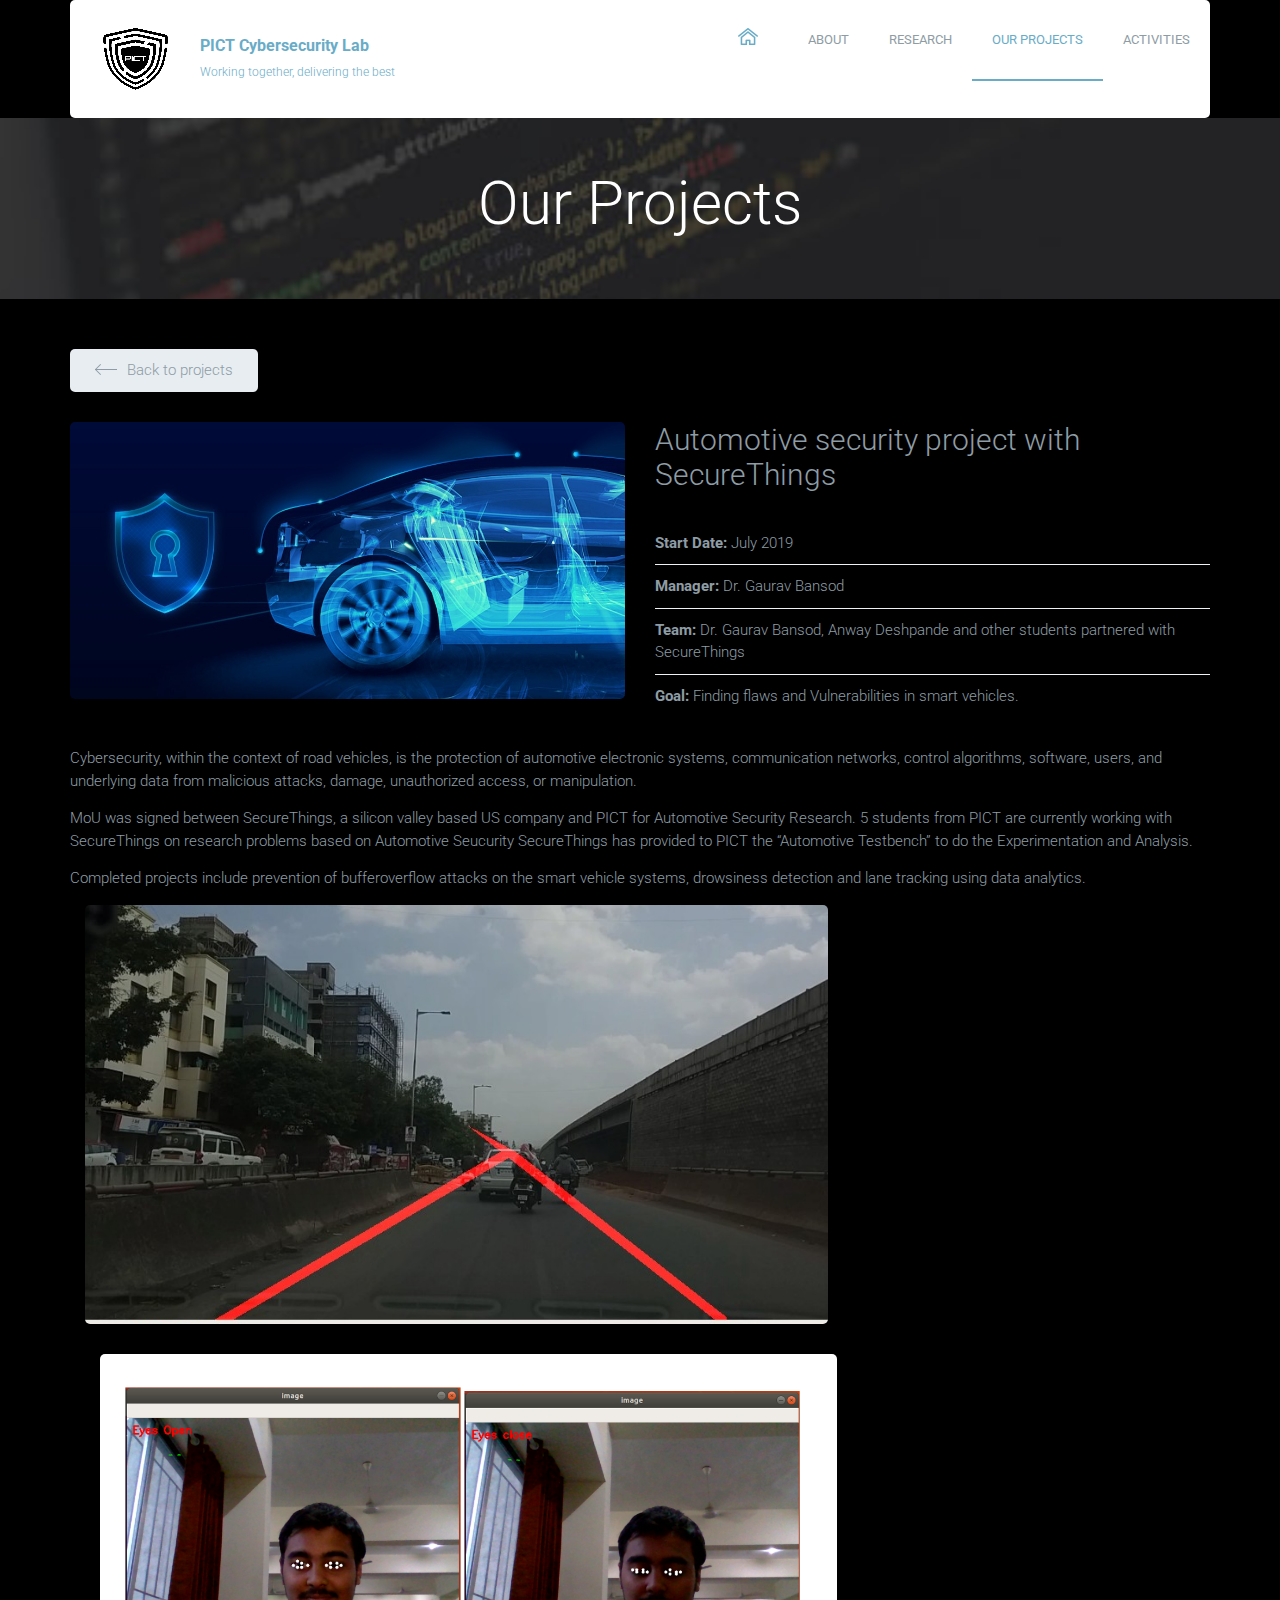
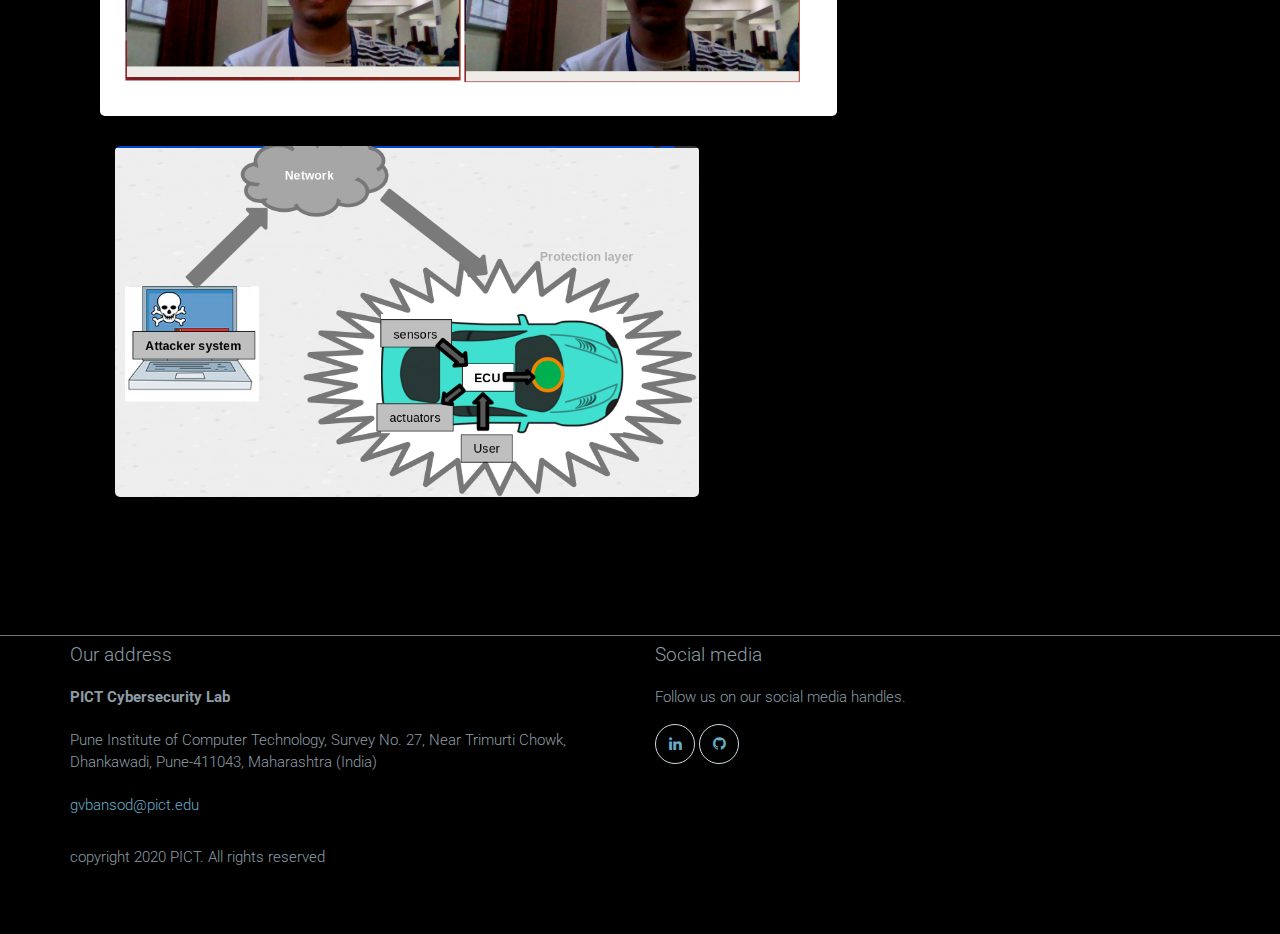
<file: secure-things-done.html>
<!DOCTYPE html>
<html lang="en">
	<head>
		<meta charset="UTF-8">
		<meta http-equiv="X-UA-Compatible" content="IE=edge">
		<meta name="viewport" content="width=device-width, initial-scale=1.0,maximum-scale=1">
		
		<title>Projects : PICT Cybersecurity Lab</title>

		<!-- Loading third party fonts -->
		<link href="https://fonts.googleapis.com/css?family=Roboto:300,400,700|" rel="stylesheet" type="text/css">
		<link href="fonts/font-awesome.min.css" rel="stylesheet" type="text/css">

		<!-- Loading main css file -->
		<link rel="stylesheet" href="style.css">
		
		<!--[if lt IE 9]>
		<script src="js/ie-support/html5.js"></script>
		<script src="js/ie-support/respond.js"></script>
		<![endif]-->

	</head>


	<body>
		
		<div class="site-content" data-bg-color="#000000">
			<header class="site-header" data-bg-image="">
				<div class="container">
					<div class="header-bar">
						<a href="index.html" class="branding">
							<img src="images/logo.png" alt="" class="logo">
							<div class="logo-type">
								<h1 class="site-title">PICT Cybersecurity Lab</h1>
								<small class="site-description">Working together, delivering the best</small>
							</div>
						</a>

						<nav class="main-navigation">
							<button class="menu-toggle"><i class="fa fa-bars"></i></button>
							<ul class="menu">
								<li class="home menu-item"><a href="index.html"><img src="images/home-icon.png" alt="Home"></a></li>
								<li class="menu-item"><a href="about.html">About</a></li>
								<li class="menu-item"><a href="research.html">Research</a></li>
								<li class="menu-item current-menu-item"><a href="projects.html">Our projects</a></li>
								<li class="menu-item"><a href="activities.html">Activities</a></li>
							</ul>
						</nav>

						<div class="mobile-navigation"></div>
					</div>
				</div>
			</header>

			<div class="page-head" data-bg-image="images/page-head.jpg">
				<div class="container">
					<h2 class="page-title">Our Projects</h2>
				</div>
			</div>

			<main class="main-content">
				<div class="fullwidth-block">
					<div class="container">
						<a href="projects.html" class="button back"><img src="images/arrow-back.png" alt="">Back to projects</a>
						<div class="row">
							<div class="col-md-6">
								<figure>
									<img src="images/project-3.jpg" alt="">
								</figure>
							</div>
							<div class="col-md-6">
								<h2 class="section-title">Automotive security project with SecureThings</h2>
								<ul class="project-info">
									<li><strong>Start Date:</strong> July 2019</li>
									<li><strong>Manager:</strong> Dr. Gaurav Bansod</li>
									<li><strong>Team:</strong> Dr. Gaurav Bansod, Anway Deshpande and other students partnered with SecureThings</li>
									<li><strong>Goal:</strong> Finding flaws and Vulnerabilities in smart vehicles.</li>
								</ul>
							</div>
						</div>

						<div class="row">
							<div class="col-md-12">
								<p>Cybersecurity, within the context of road vehicles, is the protection of automotive electronic systems, communication networks, control algorithms, software, users, and underlying data from malicious attacks, damage, unauthorized access, or manipulation.</p>

								<p>MoU was signed between SecureThings, a silicon valley based US company and PICT for Automotive Security Research. 5 students from PICT are currently working with SecureThings on research problems based on Automotive Seucurity SecureThings has provided to PICT the “Automotive Testbench” to do the Experimentation and Analysis.</p>
							
								<p>Completed projects include prevention of bufferoverflow attacks on the smart vehicle systems, drowsiness detection and lane tracking using data analytics.</p>

								<div class="col-md-10">
								<figure>
									<img src="images/SecureThings-1.png" alt="">
								</figure>
								<div class="col-md-10">
								<figure>
									<img src="images/SecureThings-2.png" alt="">
								</figure>
								<div class="col-md-10">
								<figure>
									<img src="images/SecureThings-3.png" alt="">
								</figure>
							</div>
							</div>
						</div>
					</div>
				</div>

			</main> <!-- .main-content -->

			<footer class="site-footer">
				<hr>
				<div class="container">
					<div class="row">
						<div class="col-md-6">
							<div class="widget">
								<h3 class="widget-title">Our address</h3>
								<strong>PICT Cybersecurity Lab</strong>
								<address>Pune Institute of Computer Technology, Survey No. 27, Near Trimurti Chowk, Dhankawadi, Pune-411043, Maharashtra (India)</address>
								<a href="mailto:gvbansod@pict.edu">gvbansod@pict.edu</a>
							</div>
						</div>
						<div class="col-md-3">
							<div class="widget">
								<h3 class="widget-title">Social media</h3>
								<p>Follow us on our social media handles.</p>
								<div class="social-links">
									<a href="#"><i class="fa fa-linkedin"></i></a>
									<a href="https://github.com/PICT-Cybersecurity-Lab" target="_blank"><i class="fa fa-github"></i></a>
								</div>
							</div>
						</div>
					</div> <!-- .row -->

					<p class="colophon">copyright 2020 PICT. All rights reserved</p>
				</div> <!-- .container -->
			</footer>
		</div>

		<script src="js/jquery-1.11.1.min.js"></script>
		<script src="js/plugins.js"></script>
		<script src="js/app.js"></script>
		
	</body>

</html>
</file>
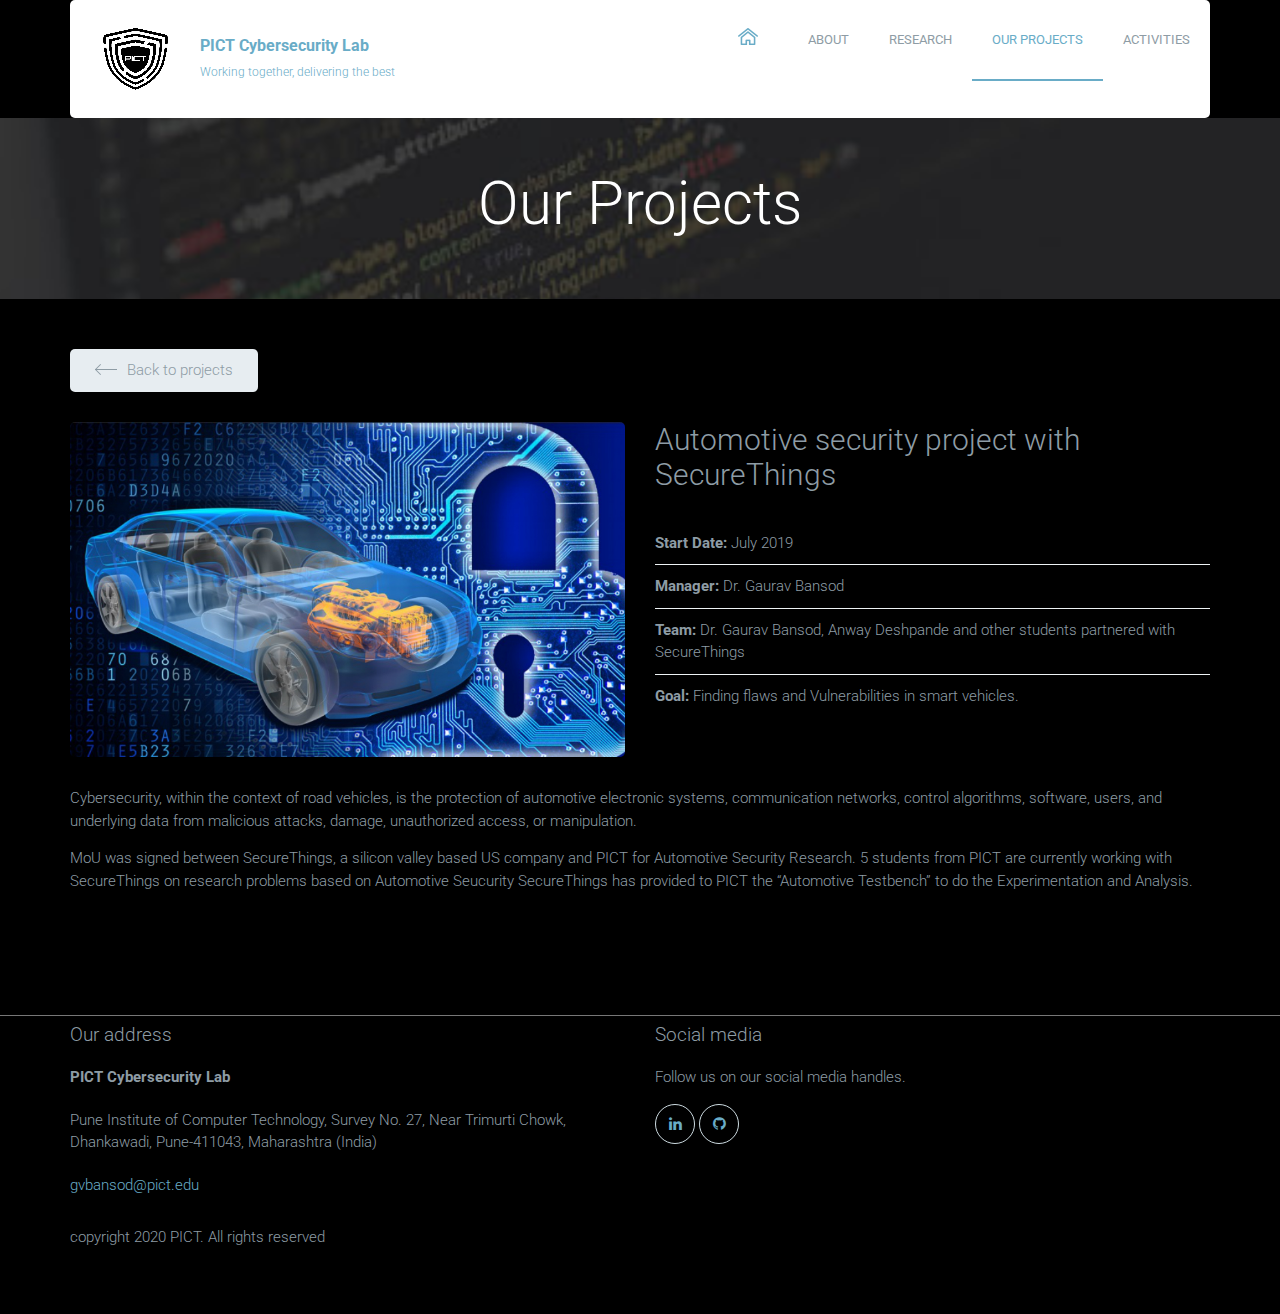
<file: secure-things-on-going.html>
<!DOCTYPE html>
<html lang="en">
	<head>
		<meta charset="UTF-8">
		<meta http-equiv="X-UA-Compatible" content="IE=edge">
		<meta name="viewport" content="width=device-width, initial-scale=1.0,maximum-scale=1">
		
		<title>Projects : PICT Cybersecurity Lab</title>

		<!-- Loading third party fonts -->
		<link href="https://fonts.googleapis.com/css?family=Roboto:300,400,700|" rel="stylesheet" type="text/css">
		<link href="fonts/font-awesome.min.css" rel="stylesheet" type="text/css">

		<!-- Loading main css file -->
		<link rel="stylesheet" href="style.css">
		
		<!--[if lt IE 9]>
		<script src="js/ie-support/html5.js"></script>
		<script src="js/ie-support/respond.js"></script>
		<![endif]-->

	</head>


	<body>
		
		<div class="site-content" data-bg-color="#000000">
			<header class="site-header" data-bg-image="">
				<div class="container">
					<div class="header-bar">
						<a href="index.html" class="branding">
							<img src="images/logo.png" alt="" class="logo">
							<div class="logo-type">
								<h1 class="site-title">PICT Cybersecurity Lab</h1>
								<small class="site-description">Working together, delivering the best</small>
							</div>
						</a>

						<nav class="main-navigation">
							<button class="menu-toggle"><i class="fa fa-bars"></i></button>
							<ul class="menu">
								<li class="home menu-item"><a href="index.html"><img src="images/home-icon.png" alt="Home"></a></li>
								<li class="menu-item"><a href="about.html">About</a></li>
								<li class="menu-item"><a href="research.html">Research</a></li>
								<li class="menu-item current-menu-item"><a href="projects.html">Our projects</a></li>
								<li class="menu-item"><a href="activities.html">Activities</a></li>
							</ul>
						</nav>

						<div class="mobile-navigation"></div>
					</div>
				</div>
			</header>

			<div class="page-head" data-bg-image="images/page-head.jpg">
				<div class="container">
					<h2 class="page-title">Our Projects</h2>
				</div>
			</div>

			<main class="main-content">
				<div class="fullwidth-block">
					<div class="container">
						<a href="projects.html" class="button back"><img src="images/arrow-back.png" alt="">Back to projects</a>
						<div class="row">
							<div class="col-md-6">
								<figure>
									<img src="images/project-2.jpg" alt="">
								</figure>
							</div>
							<div class="col-md-6">
								<h2 class="section-title">Automotive security project with SecureThings</h2>
								<ul class="project-info">
									<li><strong>Start Date:</strong> July 2019</li>
									<li><strong>Manager:</strong> Dr. Gaurav Bansod</li>
									<li><strong>Team:</strong> Dr. Gaurav Bansod, Anway Deshpande and other students partnered with SecureThings</li>
									<li><strong>Goal:</strong> Finding flaws and Vulnerabilities in smart vehicles.</li>
								</ul>
							</div>
						</div>

						<div class="row">
							<div class="col-md-12">
								<p>Cybersecurity, within the context of road vehicles, is the protection of automotive electronic systems, communication networks, control algorithms, software, users, and underlying data from malicious attacks, damage, unauthorized access, or manipulation.</p>

								<p>MoU was signed between SecureThings, a silicon valley based US company and PICT for Automotive Security Research. 5 students from PICT are currently working with SecureThings on research problems based on Automotive Seucurity SecureThings has provided to PICT the “Automotive Testbench” to do the Experimentation and Analysis.</p>
							</div>
						</div>
					</div>
				</div>

			</main> <!-- .main-content -->

			<footer class="site-footer">
				<hr>
				<div class="container">
					<div class="row">
						<div class="col-md-6">
							<div class="widget">
								<h3 class="widget-title">Our address</h3>
								<strong>PICT Cybersecurity Lab</strong>
								<address>Pune Institute of Computer Technology, Survey No. 27, Near Trimurti Chowk, Dhankawadi, Pune-411043, Maharashtra (India)</address>
								<a href="mailto:gvbansod@pict.edu">gvbansod@pict.edu</a>
							</div>
						</div>
						<div class="col-md-3">
							<div class="widget">
								<h3 class="widget-title">Social media</h3>
								<p>Follow us on our social media handles.</p>
								<div class="social-links">
									<a href="#"><i class="fa fa-linkedin"></i></a>
									<a href="https://github.com/PICT-Cybersecurity-Lab" target="_blank"><i class="fa fa-github"></i></a>
								</div>
							</div>
						</div>
					</div> <!-- .row -->

					<p class="colophon">copyright 2020 PICT. All rights reserved</p>
				</div> <!-- .container -->
			</footer>
		</div>

		<script src="js/jquery-1.11.1.min.js"></script>
		<script src="js/plugins.js"></script>
		<script src="js/app.js"></script>
		
	</body>

</html>
</file>
<file: style.css>
/*!
 * Project_Name: Science Labs
 * Author: Themezy
 * Email: contact@themezy.com
 * Url: http://www.themezy.com
 */
/*=========================================== 
 * Importing CSS Libraries
 *===========================================*/
article,
aside,
details,
figcaption,
figure,
footer,
header,
hgroup,
nav,
section,
summary {
  display: block; }

audio,
canvas,
video {
  display: inline-block; }

audio:not([controls]) {
  display: none;
  height: 0; }

[hidden], template {
  display: none; }

html {
  background: #fff;
  color: #000;
  -webkit-text-size-adjust: 100%;
  -ms-text-size-adjust: 100%; }

html,
button,
input,
select,
textarea {
  font-family: sans-serif; }

body {
  margin: 0; }

a {
  background: transparent; }
  a:focus {
    outline: thin dotted; }
  a:hover, a:active {
    outline: 0; }

h1 {
  font-size: 2em;
  margin: 0.67em 0; }

h2 {
  font-size: 1.5em;
  margin: 0.83em 0; }

h3 {
  font-size: 1.17em;
  margin: 1em 0; }

h4 {
  font-size: 1em;
  margin: 1.33em 0; }

h5 {
  font-size: 0.83em;
  margin: 1.67em 0; }

h6 {
  font-size: 0.75em;
  margin: 2.33em 0; }

abbr[title] {
  border-bottom: 1px dotted; }

b,
strong {
  font-weight: bold; }

dfn {
  font-style: italic; }

mark {
  background: #ff0;
  color: #000; }

code,
kbd,
pre,
samp {
  font-family: monospace, serif;
  font-size: 1em; }

pre {
  white-space: pre;
  white-space: pre-wrap;
  word-wrap: break-word; }

q {
  quotes: "\201C" "\201D" "\2018" "\2019"; }

q:before,
q:after {
  content: '';
  content: none; }

small {
  font-size: 80%; }

sub,
sup {
  font-size: 75%;
  line-height: 0;
  position: relative;
  vertical-align: baseline; }

sup {
  top: -0.5em; }

sub {
  bottom: -0.25em; }

img {
  border: 0; }

svg:not(:root) {
  overflow: hidden; }

figure {
  margin: 0; }

fieldset {
  border: 1px solid #c0c0c0;
  margin: 0 2px;
  padding: 0.35em 0.625em 0.75em; }

legend {
  border: 0;
  padding: 0;
  white-space: normal; }

button,
input,
select,
textarea {
  font-family: inherit;
  font-size: 100%;
  margin: 0;
  vertical-align: baseline; }

button,
input {
  line-height: normal; }

button,
select {
  text-transform: none; }

button,
html input[type="button"],
input[type="reset"],
input[type="submit"] {
  -webkit-appearance: button;
  cursor: pointer; }

button[disabled],
input[disabled] {
  cursor: default; }

input[type="checkbox"],
input[type="radio"] {
  box-sizing: border-box;
  padding: 0; }

input[type="search"] {
  -webkit-appearance: textfield;
  box-sizing: content-box; }

input[type="search"]::-webkit-search-cancel-button,
input[type="search"]::-webkit-search-decoration {
  -webkit-appearance: none; }

button::-moz-focus-inner, input::-moz-focus-inner {
  border: 0;
  padding: 0; }

textarea {
  overflow: auto;
  vertical-align: top; }

table {
  border-collapse: collapse;
  border-spacing: 0; }

*, *:before, *:after {
  box-sizing: border-box; }

/*
 * Global Styles
 */
html {
  font-size: 15px; }

body {
  color: #8e9ca5;
  font-family: "Roboto", "Open Sans", sans-serif;
  font-weight: 300;
  line-height: 1.5; }

h1, h2, h3, h4, h5, h6 {
  font-weight: 700;
  margin: 0 0 20px;
  line-height: normal; }

hr {
  border: none;
  border-bottom: 1px solid #777; }

ul, ol {
  margin: 0;
  padding-left: 0; }

a {
  text-decoration: none;
  color: #69acc7; }

address {
  font-style: normal; }

p {
  margin-top: 0; }

form input, form textarea, form select {
  outline: none;
  border: 1px solid #ccc;
  padding: 10px;
  border-radius: 5px; }
form select {
  -webkit-appearance: none;
  -moz-appearance: none;
  appearance: none; }
form textarea {
  resize: vertical; }
form input[type="submit"], form button, form input[type="reset"] {
  border: none;
  background-color: #69acc7; }

/*
 * Reusable Components Style
 */
.button, form input[type="submit"], form button, form input[type="reset"] {
  background: #e7edf1;
  display: inline-block;
  padding: 10px 25px;
  border-radius: 5px;
  box-shadow: 0 1px 1px rgba(0, 0, 0, 0.3);
  color: #8e9ca5;
  -webkit-transition: .3s ease;
          transition: .3s ease; }
  .button.back, form input.back[type="submit"], form button.back, form input.back[type="reset"] {
    margin-bottom: 30px; }
  .button img, form input[type="submit"] img, form button img, form input[type="reset"] img {
    margin-right: 10px; }
  .button:hover, form input[type="submit"]:hover, form button:hover, form input[type="reset"]:hover {
    box-shadow: inset 0 0 100px #69acc7;
    color: white; }
  .button.white, form input.white[type="submit"], form button.white, form input.white[type="reset"] {
    background: white; }

.container {
  margin-right: auto;
  margin-left: auto;
  padding-left: 15px;
  padding-right: 15px;
  *zoom: 1; }
  .container:after {
    content: " ";
    clear: both;
    display: block;
    overflow: hidden;
    height: 0; }
  @media (min-width: 768px) {
    .container {
      width: 750px; } }
  @media (min-width: 992px) {
    .container {
      width: 970px; } }
  @media (min-width: 1200px) {
    .container {
      width: 1170px; } }

.container-fluid {
  margin-right: auto;
  margin-left: auto;
  padding-left: 15px;
  padding-right: 15px;
  *zoom: 1; }
  .container-fluid:after {
    content: " ";
    clear: both;
    display: block;
    overflow: hidden;
    height: 0; }

.row {
  margin-left: -15px;
  margin-right: -15px;
  *zoom: 1; }
  .row:after {
    content: " ";
    clear: both;
    display: block;
    overflow: hidden;
    height: 0; }

.col-xs-1, .col-sm-1, .col-md-1, .col-lg-1, .col-xs-2, .col-sm-2, .col-md-2, .col-lg-2, .col-xs-3, .col-sm-3, .col-md-3, .col-lg-3, .col-xs-4, .col-sm-4, .col-md-4, .col-lg-4, .col-xs-5, .col-sm-5, .col-md-5, .col-lg-5, .col-xs-6, .col-sm-6, .col-md-6, .col-lg-6, .col-xs-7, .col-sm-7, .col-md-7, .col-lg-7, .col-xs-8, .col-sm-8, .col-md-8, .col-lg-8, .col-xs-9, .col-sm-9, .col-md-9, .col-lg-9, .col-xs-10, .col-sm-10, .col-md-10, .col-lg-10, .col-xs-11, .col-sm-11, .col-md-11, .col-lg-11, .col-xs-12, .col-sm-12, .col-md-12, .col-lg-12 {
  position: relative;
  min-height: 1px;
  padding-left: 15px;
  padding-right: 15px; }

.col-xs-1, .col-xs-2, .col-xs-3, .col-xs-4, .col-xs-5, .col-xs-6, .col-xs-7, .col-xs-8, .col-xs-9, .col-xs-10, .col-xs-11, .col-xs-12 {
  float: left; }

.col-xs-1 {
  width: 8.3333333333%; }

.col-xs-2 {
  width: 16.6666666667%; }

.col-xs-3 {
  width: 25%; }

.col-xs-4 {
  width: 33.3333333333%; }

.col-xs-5 {
  width: 41.6666666667%; }

.col-xs-6 {
  width: 50%; }

.col-xs-7 {
  width: 58.3333333333%; }

.col-xs-8 {
  width: 66.6666666667%; }

.col-xs-9 {
  width: 75%; }

.col-xs-10 {
  width: 83.3333333333%; }

.col-xs-11 {
  width: 91.6666666667%; }

.col-xs-12 {
  width: 100%; }

.col-xs-pull-0 {
  right: auto; }

.col-xs-pull-1 {
  right: 8.3333333333%; }

.col-xs-pull-2 {
  right: 16.6666666667%; }

.col-xs-pull-3 {
  right: 25%; }

.col-xs-pull-4 {
  right: 33.3333333333%; }

.col-xs-pull-5 {
  right: 41.6666666667%; }

.col-xs-pull-6 {
  right: 50%; }

.col-xs-pull-7 {
  right: 58.3333333333%; }

.col-xs-pull-8 {
  right: 66.6666666667%; }

.col-xs-pull-9 {
  right: 75%; }

.col-xs-pull-10 {
  right: 83.3333333333%; }

.col-xs-pull-11 {
  right: 91.6666666667%; }

.col-xs-pull-12 {
  right: 100%; }

.col-xs-push-0 {
  left: auto; }

.col-xs-push-1 {
  left: 8.3333333333%; }

.col-xs-push-2 {
  left: 16.6666666667%; }

.col-xs-push-3 {
  left: 25%; }

.col-xs-push-4 {
  left: 33.3333333333%; }

.col-xs-push-5 {
  left: 41.6666666667%; }

.col-xs-push-6 {
  left: 50%; }

.col-xs-push-7 {
  left: 58.3333333333%; }

.col-xs-push-8 {
  left: 66.6666666667%; }

.col-xs-push-9 {
  left: 75%; }

.col-xs-push-10 {
  left: 83.3333333333%; }

.col-xs-push-11 {
  left: 91.6666666667%; }

.col-xs-push-12 {
  left: 100%; }

.col-xs-offset-0 {
  margin-left: 0%; }

.col-xs-offset-1 {
  margin-left: 8.3333333333%; }

.col-xs-offset-2 {
  margin-left: 16.6666666667%; }

.col-xs-offset-3 {
  margin-left: 25%; }

.col-xs-offset-4 {
  margin-left: 33.3333333333%; }

.col-xs-offset-5 {
  margin-left: 41.6666666667%; }

.col-xs-offset-6 {
  margin-left: 50%; }

.col-xs-offset-7 {
  margin-left: 58.3333333333%; }

.col-xs-offset-8 {
  margin-left: 66.6666666667%; }

.col-xs-offset-9 {
  margin-left: 75%; }

.col-xs-offset-10 {
  margin-left: 83.3333333333%; }

.col-xs-offset-11 {
  margin-left: 91.6666666667%; }

.col-xs-offset-12 {
  margin-left: 100%; }

@media (min-width: 768px) {
  .col-sm-1, .col-sm-2, .col-sm-3, .col-sm-4, .col-sm-5, .col-sm-6, .col-sm-7, .col-sm-8, .col-sm-9, .col-sm-10, .col-sm-11, .col-sm-12 {
    float: left; }

  .col-sm-1 {
    width: 8.3333333333%; }

  .col-sm-2 {
    width: 16.6666666667%; }

  .col-sm-3 {
    width: 25%; }

  .col-sm-4 {
    width: 33.3333333333%; }

  .col-sm-5 {
    width: 41.6666666667%; }

  .col-sm-6 {
    width: 50%; }

  .col-sm-7 {
    width: 58.3333333333%; }

  .col-sm-8 {
    width: 66.6666666667%; }

  .col-sm-9 {
    width: 75%; }

  .col-sm-10 {
    width: 83.3333333333%; }

  .col-sm-11 {
    width: 91.6666666667%; }

  .col-sm-12 {
    width: 100%; }

  .col-sm-pull-0 {
    right: auto; }

  .col-sm-pull-1 {
    right: 8.3333333333%; }

  .col-sm-pull-2 {
    right: 16.6666666667%; }

  .col-sm-pull-3 {
    right: 25%; }

  .col-sm-pull-4 {
    right: 33.3333333333%; }

  .col-sm-pull-5 {
    right: 41.6666666667%; }

  .col-sm-pull-6 {
    right: 50%; }

  .col-sm-pull-7 {
    right: 58.3333333333%; }

  .col-sm-pull-8 {
    right: 66.6666666667%; }

  .col-sm-pull-9 {
    right: 75%; }

  .col-sm-pull-10 {
    right: 83.3333333333%; }

  .col-sm-pull-11 {
    right: 91.6666666667%; }

  .col-sm-pull-12 {
    right: 100%; }

  .col-sm-push-0 {
    left: auto; }

  .col-sm-push-1 {
    left: 8.3333333333%; }

  .col-sm-push-2 {
    left: 16.6666666667%; }

  .col-sm-push-3 {
    left: 25%; }

  .col-sm-push-4 {
    left: 33.3333333333%; }

  .col-sm-push-5 {
    left: 41.6666666667%; }

  .col-sm-push-6 {
    left: 50%; }

  .col-sm-push-7 {
    left: 58.3333333333%; }

  .col-sm-push-8 {
    left: 66.6666666667%; }

  .col-sm-push-9 {
    left: 75%; }

  .col-sm-push-10 {
    left: 83.3333333333%; }

  .col-sm-push-11 {
    left: 91.6666666667%; }

  .col-sm-push-12 {
    left: 100%; }

  .col-sm-offset-0 {
    margin-left: 0%; }

  .col-sm-offset-1 {
    margin-left: 8.3333333333%; }

  .col-sm-offset-2 {
    margin-left: 16.6666666667%; }

  .col-sm-offset-3 {
    margin-left: 25%; }

  .col-sm-offset-4 {
    margin-left: 33.3333333333%; }

  .col-sm-offset-5 {
    margin-left: 41.6666666667%; }

  .col-sm-offset-6 {
    margin-left: 50%; }

  .col-sm-offset-7 {
    margin-left: 58.3333333333%; }

  .col-sm-offset-8 {
    margin-left: 66.6666666667%; }

  .col-sm-offset-9 {
    margin-left: 75%; }

  .col-sm-offset-10 {
    margin-left: 83.3333333333%; }

  .col-sm-offset-11 {
    margin-left: 91.6666666667%; }

  .col-sm-offset-12 {
    margin-left: 100%; } }
@media (min-width: 992px) {
  .col-md-1, .col-md-2, .col-md-3, .col-md-4, .col-md-5, .col-md-6, .col-md-7, .col-md-8, .col-md-9, .col-md-10, .col-md-11, .col-md-12 {
    float: left; }

  .col-md-1 {
    width: 8.3333333333%; }

  .col-md-2 {
    width: 16.6666666667%; }

  .col-md-3 {
    width: 25%; }

  .col-md-4 {
    width: 33.3333333333%; }

  .col-md-5 {
    width: 41.6666666667%; }

  .col-md-6 {
    width: 50%; }

  .col-md-7 {
    width: 58.3333333333%; }

  .col-md-8 {
    width: 66.6666666667%; }

  .col-md-9 {
    width: 75%; }

  .col-md-10 {
    width: 83.3333333333%; }

  .col-md-11 {
    width: 91.6666666667%; }

  .col-md-12 {
    width: 100%; }

  .col-md-pull-0 {
    right: auto; }

  .col-md-pull-1 {
    right: 8.3333333333%; }

  .col-md-pull-2 {
    right: 16.6666666667%; }

  .col-md-pull-3 {
    right: 25%; }

  .col-md-pull-4 {
    right: 33.3333333333%; }

  .col-md-pull-5 {
    right: 41.6666666667%; }

  .col-md-pull-6 {
    right: 50%; }

  .col-md-pull-7 {
    right: 58.3333333333%; }

  .col-md-pull-8 {
    right: 66.6666666667%; }

  .col-md-pull-9 {
    right: 75%; }

  .col-md-pull-10 {
    right: 83.3333333333%; }

  .col-md-pull-11 {
    right: 91.6666666667%; }

  .col-md-pull-12 {
    right: 100%; }

  .col-md-push-0 {
    left: auto; }

  .col-md-push-1 {
    left: 8.3333333333%; }

  .col-md-push-2 {
    left: 16.6666666667%; }

  .col-md-push-3 {
    left: 25%; }

  .col-md-push-4 {
    left: 33.3333333333%; }

  .col-md-push-5 {
    left: 41.6666666667%; }

  .col-md-push-6 {
    left: 50%; }

  .col-md-push-7 {
    left: 58.3333333333%; }

  .col-md-push-8 {
    left: 66.6666666667%; }

  .col-md-push-9 {
    left: 75%; }

  .col-md-push-10 {
    left: 83.3333333333%; }

  .col-md-push-11 {
    left: 91.6666666667%; }

  .col-md-push-12 {
    left: 100%; }

  .col-md-offset-0 {
    margin-left: 0%; }

  .col-md-offset-1 {
    margin-left: 8.3333333333%; }

  .col-md-offset-2 {
    margin-left: 16.6666666667%; }

  .col-md-offset-3 {
    margin-left: 25%; }

  .col-md-offset-4 {
    margin-left: 33.3333333333%; }

  .col-md-offset-5 {
    margin-left: 41.6666666667%; }

  .col-md-offset-6 {
    margin-left: 50%; }

  .col-md-offset-7 {
    margin-left: 58.3333333333%; }

  .col-md-offset-8 {
    margin-left: 66.6666666667%; }

  .col-md-offset-9 {
    margin-left: 75%; }

  .col-md-offset-10 {
    margin-left: 83.3333333333%; }

  .col-md-offset-11 {
    margin-left: 91.6666666667%; }

  .col-md-offset-12 {
    margin-left: 100%; } }
@media (min-width: 1200px) {
  .col-lg-1, .col-lg-2, .col-lg-3, .col-lg-4, .col-lg-5, .col-lg-6, .col-lg-7, .col-lg-8, .col-lg-9, .col-lg-10, .col-lg-11, .col-lg-12 {
    float: left; }

  .col-lg-1 {
    width: 8.3333333333%; }

  .col-lg-2 {
    width: 16.6666666667%; }

  .col-lg-3 {
    width: 25%; }

  .col-lg-4 {
    width: 33.3333333333%; }

  .col-lg-5 {
    width: 41.6666666667%; }

  .col-lg-6 {
    width: 50%; }

  .col-lg-7 {
    width: 58.3333333333%; }

  .col-lg-8 {
    width: 66.6666666667%; }

  .col-lg-9 {
    width: 75%; }

  .col-lg-10 {
    width: 83.3333333333%; }

  .col-lg-11 {
    width: 91.6666666667%; }

  .col-lg-12 {
    width: 100%; }

  .col-lg-pull-0 {
    right: auto; }

  .col-lg-pull-1 {
    right: 8.3333333333%; }

  .col-lg-pull-2 {
    right: 16.6666666667%; }

  .col-lg-pull-3 {
    right: 25%; }

  .col-lg-pull-4 {
    right: 33.3333333333%; }

  .col-lg-pull-5 {
    right: 41.6666666667%; }

  .col-lg-pull-6 {
    right: 50%; }

  .col-lg-pull-7 {
    right: 58.3333333333%; }

  .col-lg-pull-8 {
    right: 66.6666666667%; }

  .col-lg-pull-9 {
    right: 75%; }

  .col-lg-pull-10 {
    right: 83.3333333333%; }

  .col-lg-pull-11 {
    right: 91.6666666667%; }

  .col-lg-pull-12 {
    right: 100%; }

  .col-lg-push-0 {
    left: auto; }

  .col-lg-push-1 {
    left: 8.3333333333%; }

  .col-lg-push-2 {
    left: 16.6666666667%; }

  .col-lg-push-3 {
    left: 25%; }

  .col-lg-push-4 {
    left: 33.3333333333%; }

  .col-lg-push-5 {
    left: 41.6666666667%; }

  .col-lg-push-6 {
    left: 50%; }

  .col-lg-push-7 {
    left: 58.3333333333%; }

  .col-lg-push-8 {
    left: 66.6666666667%; }

  .col-lg-push-9 {
    left: 75%; }

  .col-lg-push-10 {
    left: 83.3333333333%; }

  .col-lg-push-11 {
    left: 91.6666666667%; }

  .col-lg-push-12 {
    left: 100%; }

  .col-lg-offset-0 {
    margin-left: 0%; }

  .col-lg-offset-1 {
    margin-left: 8.3333333333%; }

  .col-lg-offset-2 {
    margin-left: 16.6666666667%; }

  .col-lg-offset-3 {
    margin-left: 25%; }

  .col-lg-offset-4 {
    margin-left: 33.3333333333%; }

  .col-lg-offset-5 {
    margin-left: 41.6666666667%; }

  .col-lg-offset-6 {
    margin-left: 50%; }

  .col-lg-offset-7 {
    margin-left: 58.3333333333%; }

  .col-lg-offset-8 {
    margin-left: 66.6666666667%; }

  .col-lg-offset-9 {
    margin-left: 75%; }

  .col-lg-offset-10 {
    margin-left: 83.3333333333%; }

  .col-lg-offset-11 {
    margin-left: 91.6666666667%; }

  .col-lg-offset-12 {
    margin-left: 100%; } }
@-ms-viewport {
  width: device-width; }
.visible-xs, .visible-sm, .visible-md, .visible-lg {
  display: none !important; }

.visible-xs-block,
.visible-xs-inline,
.visible-xs-inline-block,
.visible-sm-block,
.visible-sm-inline,
.visible-sm-inline-block,
.visible-md-block,
.visible-md-inline,
.visible-md-inline-block,
.visible-lg-block,
.visible-lg-inline,
.visible-lg-inline-block {
  display: none !important; }

@media (max-width: 767px) {
  .visible-xs {
    display: block !important; }

  table.visible-xs {
    display: table; }

  tr.visible-xs {
    display: table-row !important; }

  th.visible-xs,
  td.visible-xs {
    display: table-cell !important; } }
@media (max-width: 767px) {
  .visible-xs-block {
    display: block !important; } }

@media (max-width: 767px) {
  .visible-xs-inline {
    display: inline !important; } }

@media (max-width: 767px) {
  .visible-xs-inline-block {
    display: inline-block !important; } }

@media (min-width: 768px) and (max-width: 991px) {
  .visible-sm {
    display: block !important; }

  table.visible-sm {
    display: table; }

  tr.visible-sm {
    display: table-row !important; }

  th.visible-sm,
  td.visible-sm {
    display: table-cell !important; } }
@media (min-width: 768px) and (max-width: 991px) {
  .visible-sm-block {
    display: block !important; } }

@media (min-width: 768px) and (max-width: 991px) {
  .visible-sm-inline {
    display: inline !important; } }

@media (min-width: 768px) and (max-width: 991px) {
  .visible-sm-inline-block {
    display: inline-block !important; } }

@media (min-width: 992px) and (max-width: 1199px) {
  .visible-md {
    display: block !important; }

  table.visible-md {
    display: table; }

  tr.visible-md {
    display: table-row !important; }

  th.visible-md,
  td.visible-md {
    display: table-cell !important; } }
@media (min-width: 992px) and (max-width: 1199px) {
  .visible-md-block {
    display: block !important; } }

@media (min-width: 992px) and (max-width: 1199px) {
  .visible-md-inline {
    display: inline !important; } }

@media (min-width: 992px) and (max-width: 1199px) {
  .visible-md-inline-block {
    display: inline-block !important; } }

@media (min-width: 1200px) {
  .visible-lg {
    display: block !important; }

  table.visible-lg {
    display: table; }

  tr.visible-lg {
    display: table-row !important; }

  th.visible-lg,
  td.visible-lg {
    display: table-cell !important; } }
@media (min-width: 1200px) {
  .visible-lg-block {
    display: block !important; } }

@media (min-width: 1200px) {
  .visible-lg-inline {
    display: inline !important; } }

@media (min-width: 1200px) {
  .visible-lg-inline-block {
    display: inline-block !important; } }

@media (max-width: 767px) {
  .hidden-xs {
    display: none !important; } }
@media (min-width: 768px) and (max-width: 991px) {
  .hidden-sm {
    display: none !important; } }
@media (min-width: 992px) and (max-width: 1199px) {
  .hidden-md {
    display: none !important; } }
@media (min-width: 1200px) {
  .hidden-lg {
    display: none !important; } }
.visible-print {
  display: none !important; }

@media print {
  .visible-print {
    display: block !important; }

  table.visible-print {
    display: table; }

  tr.visible-print {
    display: table-row !important; }

  th.visible-print,
  td.visible-print {
    display: table-cell !important; } }
.visible-print-block {
  display: none !important; }
  @media print {
    .visible-print-block {
      display: block !important; } }

.visible-print-inline {
  display: none !important; }
  @media print {
    .visible-print-inline {
      display: inline !important; } }

.visible-print-inline-block {
  display: none !important; }
  @media print {
    .visible-print-inline-block {
      display: inline-block !important; } }

@media print {
  .hidden-print {
    display: none !important; } }
/*
 * Header Styles
 */
.site-header {
  position: relative;
  z-index: 9; }
  .site-header.collapsed-nav {
    position: absolute;
    top: 50px;
    width: 100%;
    left: 0; }

.header-bar {
  *zoom: 1;
  background: white;
  border-radius: 5px; }
  .header-bar:after {
    content: " ";
    clear: both;
    display: block;
    overflow: hidden;
    height: 0; }

.branding {
  float: left;
  padding: 15px; }
  .branding .logo, .branding .logo-type {
    display: inline-block;
    vertical-align: middle; }
  .branding .logo {
    margin-right: 10px; }
  .branding .logo-type .site-title {
    margin: 0 0 5px;
    font-size: 16px;
    font-size: 1.0666666667em; }
  .branding .logo-type .site-description {
    font-size: 12px;
    font-size: 0.8em; }

.main-navigation {
  *zoom: 1;
  float: right; }
  .main-navigation:after {
    content: " ";
    clear: both;
    display: block;
    overflow: hidden;
    height: 0; }
  .main-navigation .menu-toggle {
    display: inline-block;
    vertical-align: middle;
    background: none;
    border: none;
    font-size: 20px;
    font-size: 1.3333333333em;
    color: #8e9ca5;
    outline: none;
    display: none;
    padding: 20px; }
    .main-navigation .menu-toggle:hover, .main-navigation .menu-toggle:active {
      color: #69acc7; }
    @media screen and (max-width: 990px) {
      .main-navigation .menu-toggle {
        display: block; } }
  .main-navigation .menu {
    list-style: none;
    display: inline-block;
    vertical-align: middle;
    *zoom: 1; }
    .main-navigation .menu:after {
      content: " ";
      clear: both;
      display: block;
      overflow: hidden;
      height: 0; }
    @media screen and (max-width: 990px) {
      .main-navigation .menu {
        display: none; } }
    .main-navigation .menu .menu-item {
      float: left; }
      .main-navigation .menu .menu-item.home a {
        padding: 28px 30px 31px; }
      .main-navigation .menu .menu-item a {
        font-size: 13px;
        font-size: 0.8666666667em;
        text-transform: uppercase;
        font-weight: 400;
        padding: 32px 20px;
        display: block;
        color: #8e9ca5;
        -webkit-transition: .3s ease;
                transition: .3s ease;
        border-bottom: 2px solid transparent;
        line-height: normal; }
      .main-navigation .menu .menu-item.current-menu-item a, .main-navigation .menu .menu-item:hover a {
        color: #69acc7;
        border-bottom: 2px solid #69acc7; }

.mobile-navigation {
  padding: 30px;
  clear: both;
  display: none; }
  @media screen and (min-width: 991px) {
    .mobile-navigation {
      display: none !important; } }
  .mobile-navigation .menu {
    border-radius: 5px;
    background: #edf2f4;
    list-style: none; }
    .mobile-navigation .menu a {
      color: #8e9ca5;
      padding: 15px 20px;
      display: block;
      text-align: center;
      text-transform: uppercase;
      -webkit-transition: .3s ease;
              transition: .3s ease; }
      .mobile-navigation .menu a:hover, .mobile-navigation .menu a:active {
        background: #c6dfea;
        color: white; }
    .mobile-navigation .menu .menu-item {
      border-bottom: 1px solid white; }
      .mobile-navigation .menu .menu-item:last-child {
        border-bottom: none; }

.hero {
  *zoom: 1;
  position: relative; }
  .hero:after {
    content: " ";
    clear: both;
    display: block;
    overflow: hidden;
    height: 0; }
  .hero .slides {
    list-style: none;
    *zoom: 1; }
    .hero .slides:after {
      content: " ";
      clear: both;
      display: block;
      overflow: hidden;
      height: 0; }
    .hero .slides li {
      width: 100%;
      margin-right: -100%;
      float: left;
      min-height: 720px;
      padding-bottom: 100px;
      background-size: cover; }
  .hero .slide-content {
    text-align: center;
    padding-top: 300px;
    color: white;
    width: 80%;
    margin: 0 auto; }
    .hero .slide-content .slide-title {
      font-size: 100px;
      font-size: 4.5vw;
      font-weight: 100; }
    .hero .slide-content p {
      font-size: 24px;
      font-size: 1.6em; }
    .hero .slide-content .button, .hero .slide-content form input[type="submit"], form .hero .slide-content input[type="submit"], .hero .slide-content form button, form .hero .slide-content button, .hero .slide-content form input[type="reset"], form .hero .slide-content input[type="reset"] {
      font-size: 20px;
      font-size: 1.3333333333em; }
  .hero .flex-control-nav {
    position: absolute;
    bottom: 0;
    width: 100%;
    left: 0;
    z-index: 8;
    text-align: center; }
    .hero .flex-control-nav li {
      display: inline-block;
      margin: 30px 5px; }
      .hero .flex-control-nav li a {
        width: 25px;
        height: 25px;
        background: white;
        border-radius: 50%;
        display: block;
        overflow: hidden;
        text-indent: -9999px;
        position: relative;
        cursor: pointer; }
        .hero .flex-control-nav li a:before {
          content: " ";
          width: 17px;
          height: 17px;
          position: absolute;
          left: 0;
          right: 0;
          top: 0;
          bottom: 0;
          margin: auto;
          background: #69acc7;
          border-radius: 50%;
          opacity: 0;
          -webkit-transition: .3s ease;
                  transition: .3s ease;
          -webkit-transform: scale(0);
              -ms-transform: scale(0);
                  transform: scale(0); }
        .hero .flex-control-nav li a.flex-active:before, .hero .flex-control-nav li a:hover:before {
          opacity: 1;
          -webkit-transform: scale(1);
              -ms-transform: scale(1);
                  transform: scale(1); }

.page-head {
  background-size: cover;
  padding: 50px 0;
  text-align: center;
  color: white; }
  .page-head .page-title {
    font-size: 60px;
    font-size: 4em;
    font-weight: 300;
    margin: 0 0 10px; }
  .page-head small {
    font-size: 18px;
    font-size: 1.2em; }

.fullwidth-block {
  padding: 50px 0; }

.section-title {
  font-size: 30px;
  font-size: 2em;
  font-weight: 300;
  margin-bottom: 30px; }

.feature {
  margin-bottom: 30px;
  text-align: center;
  border: 1px solid #e1e8ec;
  border-radius: 10px;
  padding: 10px;
  box-shadow: 0 1px 1px rgba(0, 0, 0, 0.1); }
  .feature .feature-image {
    margin-bottom: 20px; }
  .feature .feature-title {
    font-size: 30px;
    font-size: 2em;
    font-weight: 300; }
  .feature p {
    font-size: 16px;
    font-size: 1.0666666667em;
    margin-bottom: 30px; }

.post {
  position: relative;
  margin-bottom: 30px; }
  .post .featured-image {
    margin-bottom: 20px; }
    .post .featured-image img {
      max-width: 100%;
      border-radius: 5px;
      width: 100%;
      height: auto;
      display: block; }
  .post .entry-title {
    font-size: 24px;
    font-size: 1.6em;
    font-weight: 300;
    margin: 0 0 10px; }
  .post .date {
    display: block;
    margin-bottom: 30px;
    font-size: 11px;
    font-size: 0.7333333333em; }
  .post:after {
    content: " ";
    display: block;
    margin-top: 30px;
    width: 22px;
    height: 11px;
    background: url(images/arrow-long.png); }

.cta {
  text-align: center;
  color: white; }
  .cta .cta-title {
    font-size: 60px;
    font-size: 4em;
    font-weight: 300; }
  .cta p {
    font-size: 24px;
    font-size: 1.6em; }
  .cta .button, .cta form input[type="submit"], form .cta input[type="submit"], .cta form button, form .cta button, .cta form input[type="reset"], form .cta input[type="reset"] {
    font-size: 18px;
    font-size: 1.2em; }

.subscribe-form {
  display: table;
  margin: 0 auto; }
  .subscribe-form h2 {
    font-size: 24px;
    font-size: 1.6em;
    font-weight: 300;
    display: inline-block;
    vertical-align: middle;
    margin: 0 20px 0 0; }
  .subscribe-form form {
    display: inline-block;
    vertical-align: middle;
    position: relative; }
    .subscribe-form form input[type="text"], .subscribe-form form input[type="email"] {
      width: 500px;
      max-width: 100%;
      padding: 20px 100px 20px 20px; }
      .subscribe-form form input[type="text"]:hover, .subscribe-form form input[type="text"]:focus, .subscribe-form form input[type="email"]:hover, .subscribe-form form input[type="email"]:focus {
        border-color: #69acc7; }
    .subscribe-form form input[type="submit"] {
      position: absolute;
      top: 0px;
      bottom: 0px;
      right: 0px;
      background: -webkit-linear-gradient(#69c7b7, #69acc6);
      background: linear-gradient(#69c7b7, #69acc6);
      color: white;
      box-shadow: none;
      border-top-left-radius: 0;
      border-bottom-left-radius: 0;
      border: none;
      -webkit-transition: .3s ease;
              transition: .3s ease; }
      .subscribe-form form input[type="submit"]:hover {
        box-shadow: inset 0 0 0 200px #69c7b7; }

.team {
  text-align: center;
  margin-bottom: 30px; }
  .team .team-image {
    width: 160px;
    height: 160px;
    border-radius: 50%;
    display: inline-block;
    margin-bottom: 10px; }
  .team .team-name {
    font-size: 16px;
    font-size: 1.0666666667em;
    font-weight: 400; }
  .team .social-links a {
    background: white;
    border: none;
    box-shadow: 0 1px 1px rgba(0, 0, 0, 0.2); }

.checked-box {
  border: 1px solid #edf2f4;
  padding: 30px;
  border-radius: 3px;
  box-shadow: 0 1px 2px rgba(0, 0, 0, 0.1);
  margin-bottom: 30px;
  padding-left: 70px;
  position: relative; }
  .checked-box:before {
    content: "\f00c";
    font-family: "FontAwesome";
    width: 30px;
    height: 30px;
    border-radius: 50%;
    border: 1px solid #edf2f4;
    display: block;
    position: absolute;
    left: 20px;
    top: 30px;
    color: #69acc7;
    text-align: center;
    line-height: 2; }
  .checked-box h3 {
    font-weight: 300;
    color: #69acc7;
    margin-bottom: 10px; }

ol.circle {
  list-style: none;
  counter-reset: circled; }
  ol.circle li {
    padding-left: 90px;
    position: relative;
    min-height: 70px;
    margin-bottom: 30px; }
    ol.circle li:before {
      counter-increment: circled;
      content: counter(circled);
      width: 70px;
      height: 70px;
      border: 4px solid #69acc7;
      display: block;
      border-radius: 50%;
      text-align: center;
      line-height: 2;
      font-size: 30px;
      font-size: 2em;
      font-weight: 400;
      position: absolute;
      top: 0;
      left: 0;
      color: #69acc7; }
    ol.circle li h3 {
      font-size: 16px;
      font-size: 1.0666666667em;
      font-weight: 400;
      color: #69acc7;
      margin-bottom: 10px; }

.testimonial-list {
  list-style: none; }
  .testimonial-list li {
    padding-left: 40px;
    position: relative;
    margin-bottom: 30px; }
    .testimonial-list li:before {
      content: " ";
      width: 21px;
      height: 18px;
      background: url(images/quote.png) no-repeat;
      display: block;
      position: absolute;
      top: 0;
      left: 0; }
    .testimonial-list li blockquote {
      margin: 0; }
      .testimonial-list li blockquote p {
        font-size: 15px;
        font-size: 1em;
        font-style: italic; }
      .testimonial-list li blockquote cite {
        font-weight: 400;
        font-style: normal; }

.boxed-icon {
  border-radius: 5px;
  border: 1px solid #edf2f4;
  box-shadow: 0 1px 2px rgba(0, 0, 0, 0.1);
  padding: 30px 30px 30px 170px;
  position: relative;
  margin-bottom: 30px; }
  @media screen and (max-width: 640px) {
    .boxed-icon {
      padding-left: 30px; } }
  .boxed-icon .icon {
    position: absolute;
    left: 30px;
    top: 30px; }
    @media screen and (max-width: 640px) {
      .boxed-icon .icon {
        position: relative;
        left: 0;
        top: 0;
        margin: 0 auto 20px;
        display: block;
        text-align: center; } }
  .boxed-icon h3 {
    font-weight: 300;
    font-size: 30px;
    font-size: 2em; }

.project-list {
  margin: 0 -15px; }
  .project-list .project {
    float: left;
    width: 33.3333%;
    padding: 0 15px;
    text-align: center;
    margin-bottom: 30px; }
    .project-list .project:nth-child(3n+1) {
      clear: both; }
    @media screen and (max-width: 990px) {
      .project-list .project {
        width: 50%; }
        .project-list .project:nth-child(3n+1) {
          clear: none; }
        .project-list .project:nth-child(2n+1) {
          clear: both; } }
    @media screen and (max-width: 480px) {
      .project-list .project {
        width: 100%; }
        .project-list .project:nth-child(2n+1) {
          clear: none; } }
    .project-list .project .project-content {
      border: 1px solid #dde7ea;
      border-radius: 5px;
      padding: 20px;
      box-shadow: 0 1px 2px rgba(0, 0, 0, 0.1); }
    .project-list .project .project-image {
      margin-bottom: 20px; }
      .project-list .project .project-image img {
        display: block;
        max-width: 100%;
        width: 100%;
        height: auto; }
    .project-list .project .project-title {
      font-size: 18px;
      font-size: 1.2em;
      font-weight: 300; }

figure {
  margin-bottom: 30px; }
  figure img {
    display: block;
    max-width: 100%;
    height: auto;
    border-radius: 5px; }

.project-info {
  list-style: none;
  margin-bottom: 30px; }
  .project-info li {
    padding: 10px 0;
    border-bottom: 1px solid #edf2f4; }
    .project-info li:last-child {
      border-bottom: none; }

.map {
  min-height: 300px;
  margin-bottom: 30px;
  border-radius: 5px;
  overflow: hidden; }

.boxed-content {
  border: 1px solid #dde7ea;
  padding: 20px;
  margin-bottom: 30px; }

.contact-form input:not([type="submit"]), .contact-form textarea {
  width: 100%; }
.contact-form textarea {
  min-height: 150px; }
.contact-form input[type="submit"] {
  background: -webkit-linear-gradient(#69c7b7, #69acc6);
  background: linear-gradient(#69c7b7, #69acc6);
  color: white; }
.contact-form .text-right {
  text-align: right; }

/*
 * Footer Styles
 */
.site-footer {
  padding: 50px 0; }

.widget {
  margin-bottom: 30px; }
  .widget .widget-title {
    font-size: 19px;
    font-size: 1.2666666667em;
    font-weight: 300;
    margin-bottom: 20px; }
  .widget address {
    margin: 20px 0; }

.social-links a {
  width: 40px;
  height: 40px;
  border-radius: 50%;
  border: 1px solid #cddbe1;
  text-align: center;
  color: #69acc7;
  display: inline-block;
  padding-top: 8px;
  -webkit-transition: .3s ease;
          transition: .3s ease; }
  .social-links a:hover {
    background: #69acc7;
    border-color: #69acc7;
    color: white; }

.arrow-list {
  list-style: none;
  list-style-image: url(images/arrow.png);
  margin-left: 20px;
  margin-bottom: 30px; }
  .arrow-list li {
    padding: 10px 0 10px 10px; }
    .arrow-list li a {
      color: #8e9ca5;
      -webkit-transition: .3s ease;
              transition: .3s ease; }
      .arrow-list li a:hover {
        color: #69acc7; }
  .arrow-list.has-border li {
    border-bottom: 1px solid #edf2f4; }
    .arrow-list.has-border li:last-child {
      border-bottom: none; }
</file>
